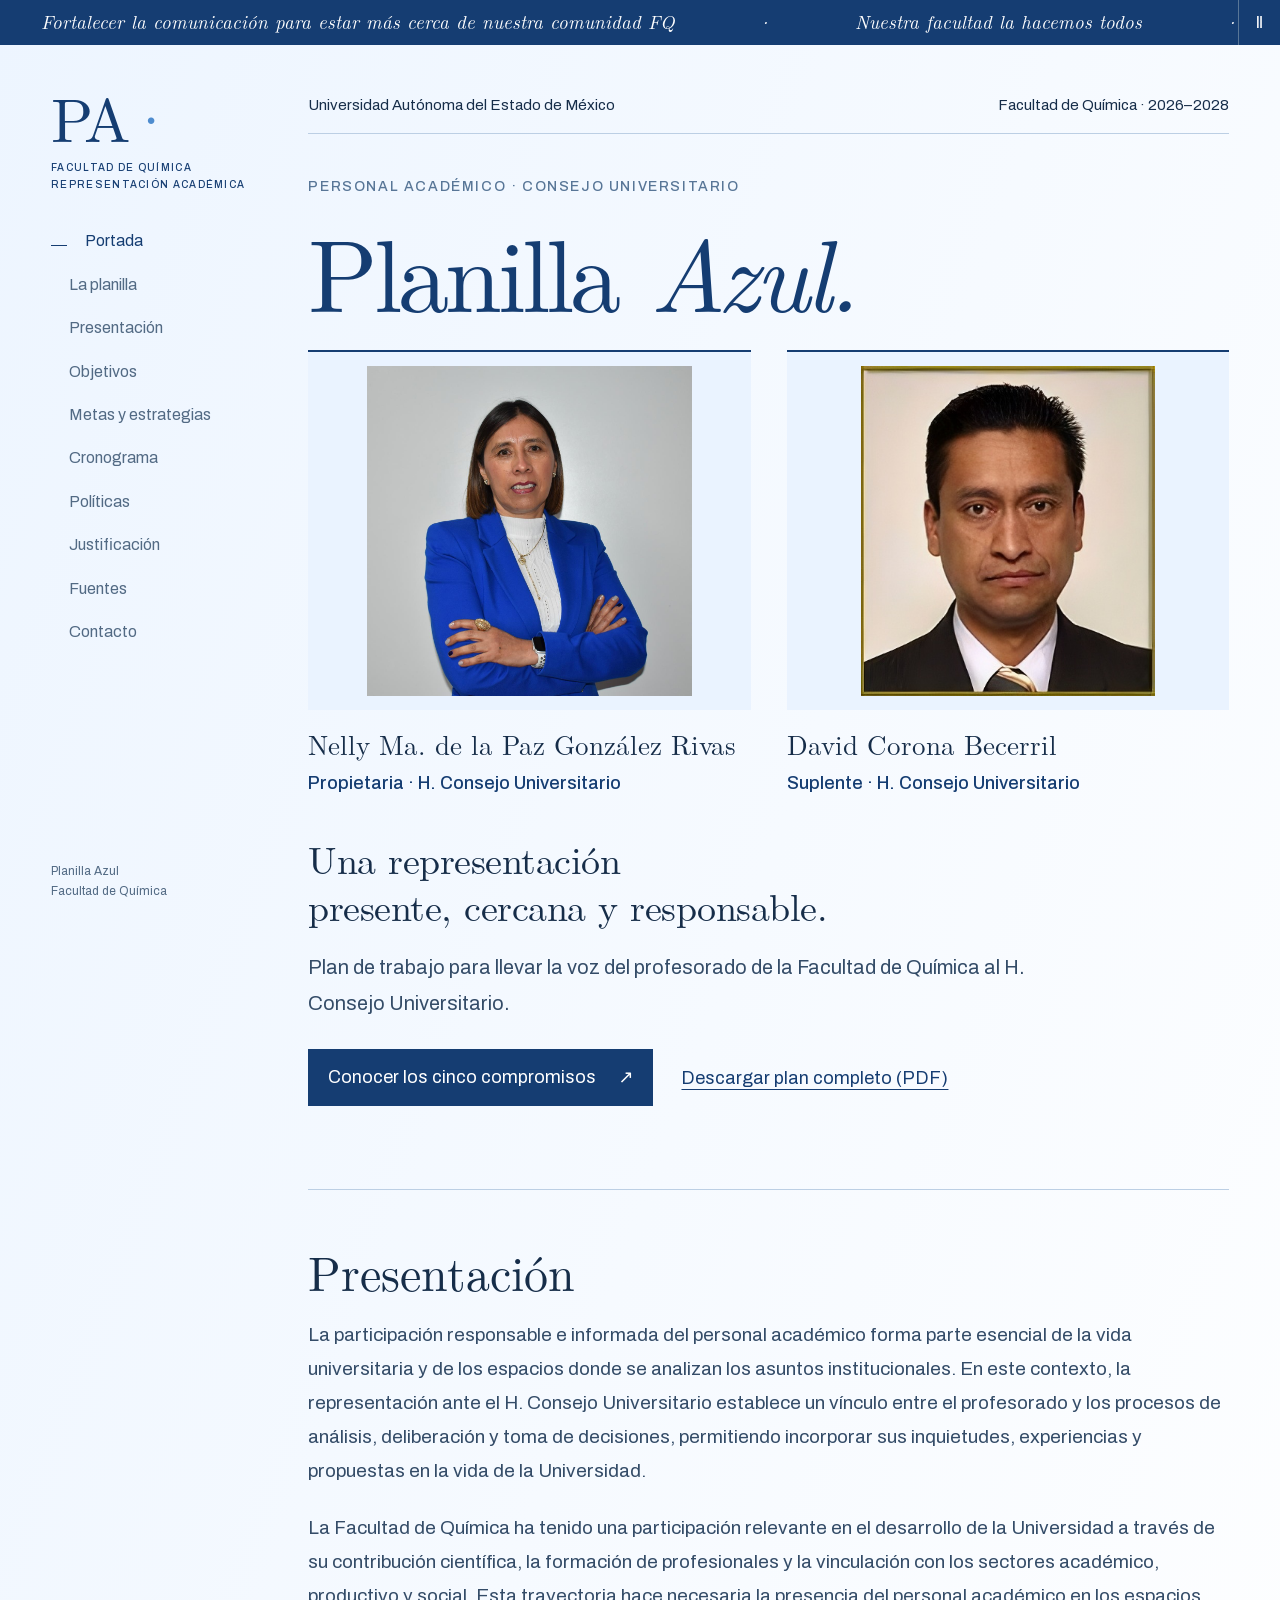
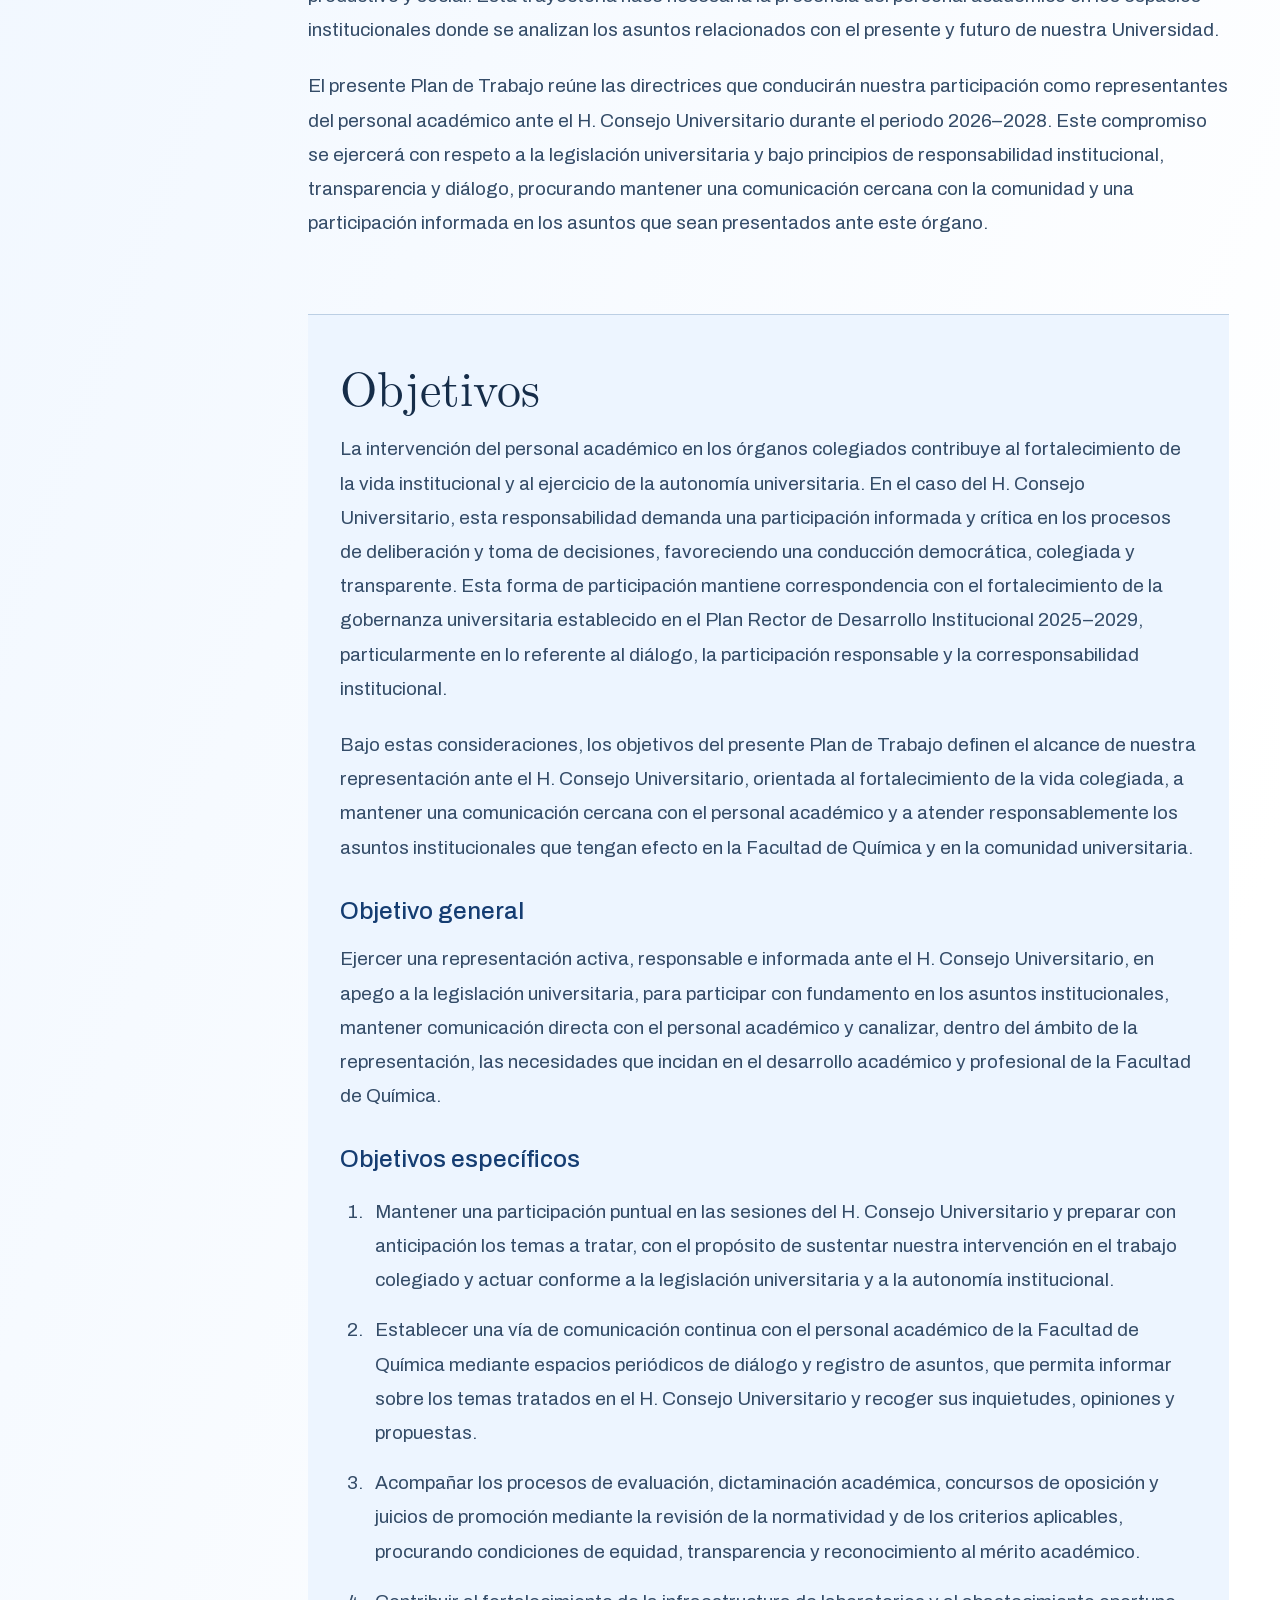
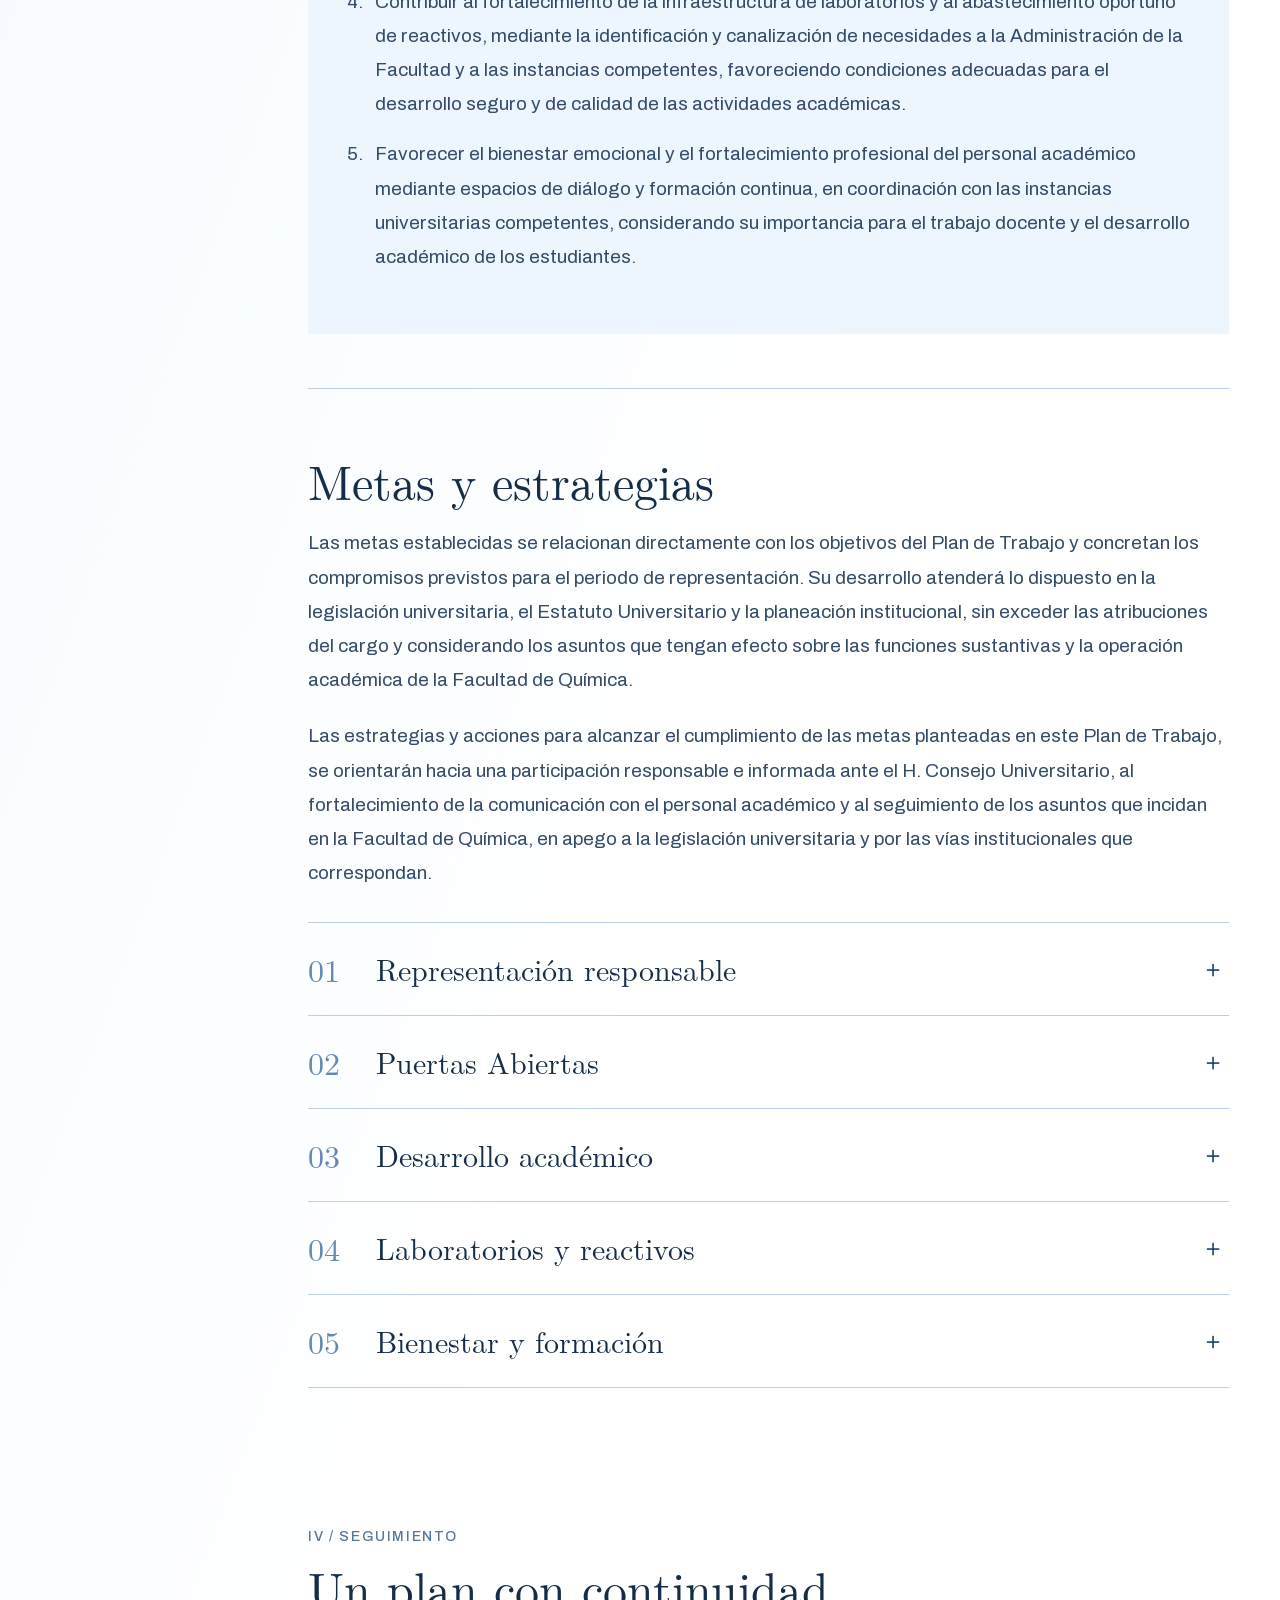
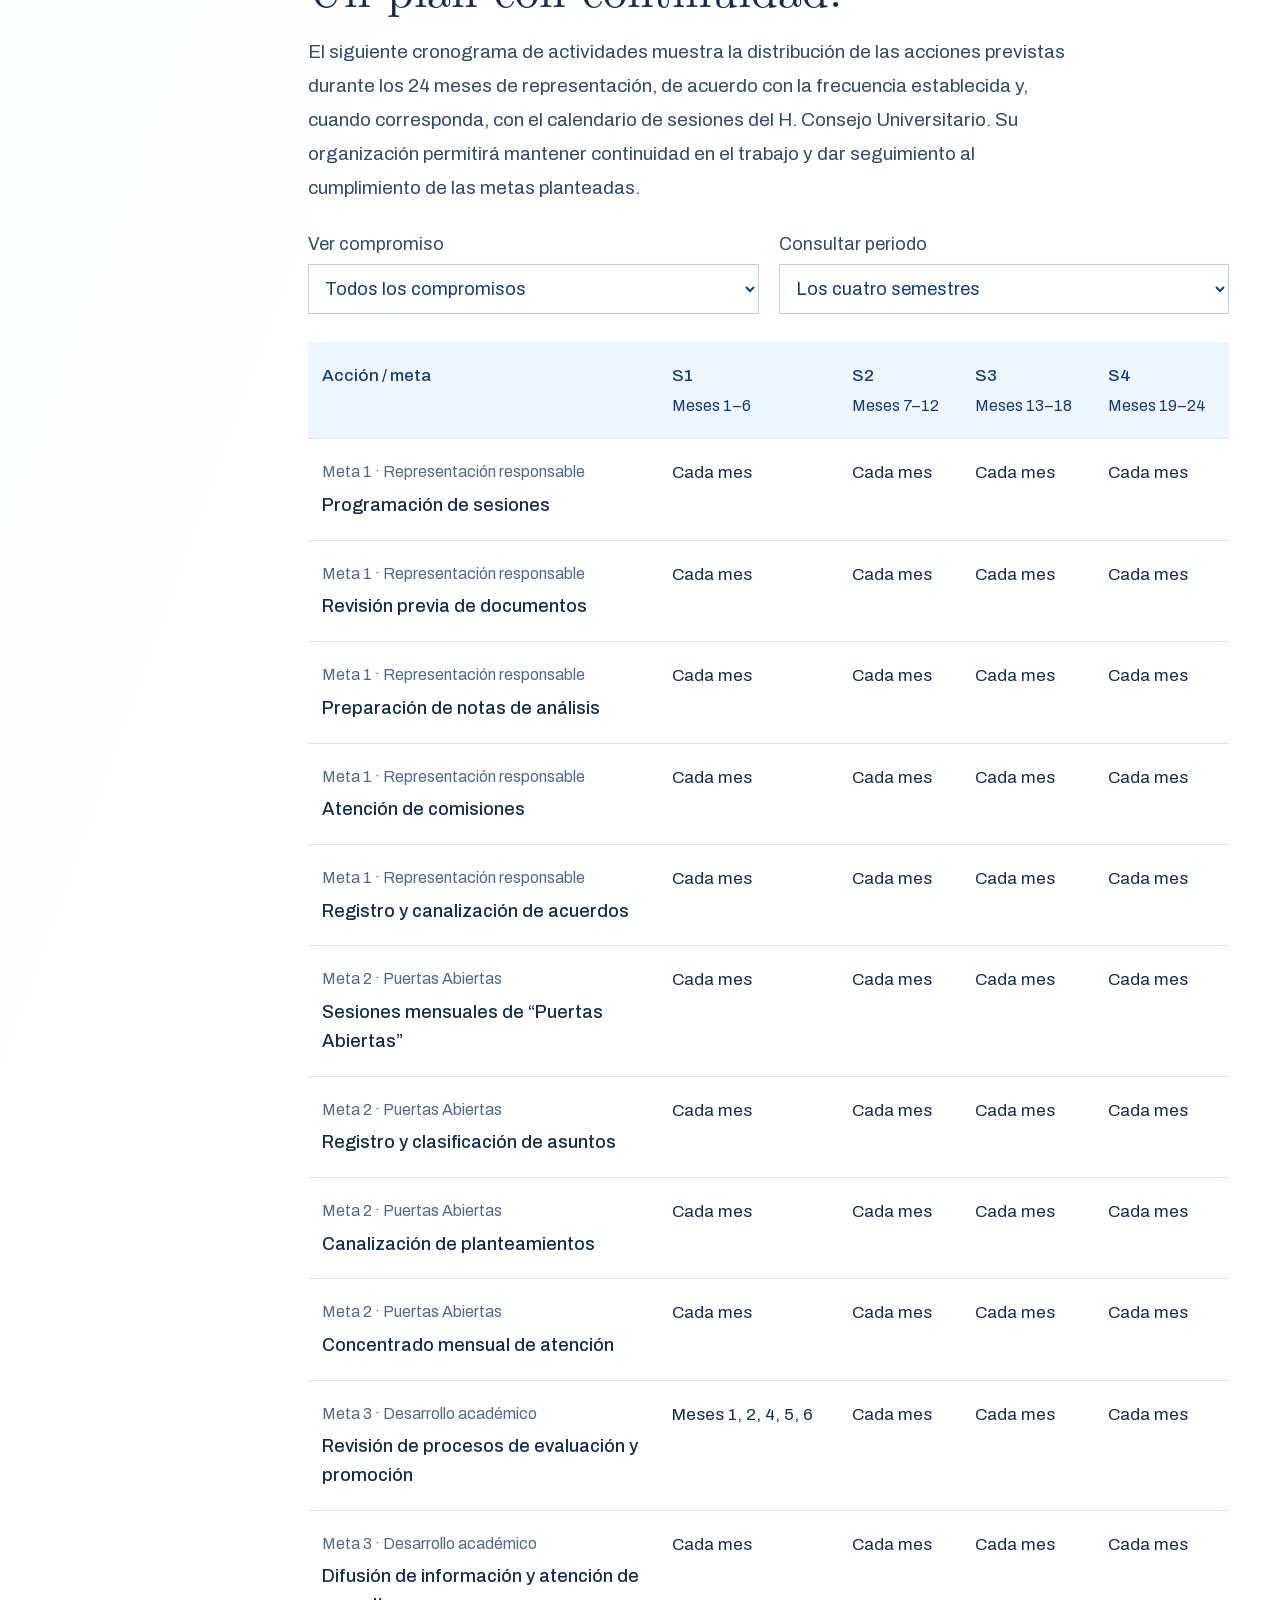
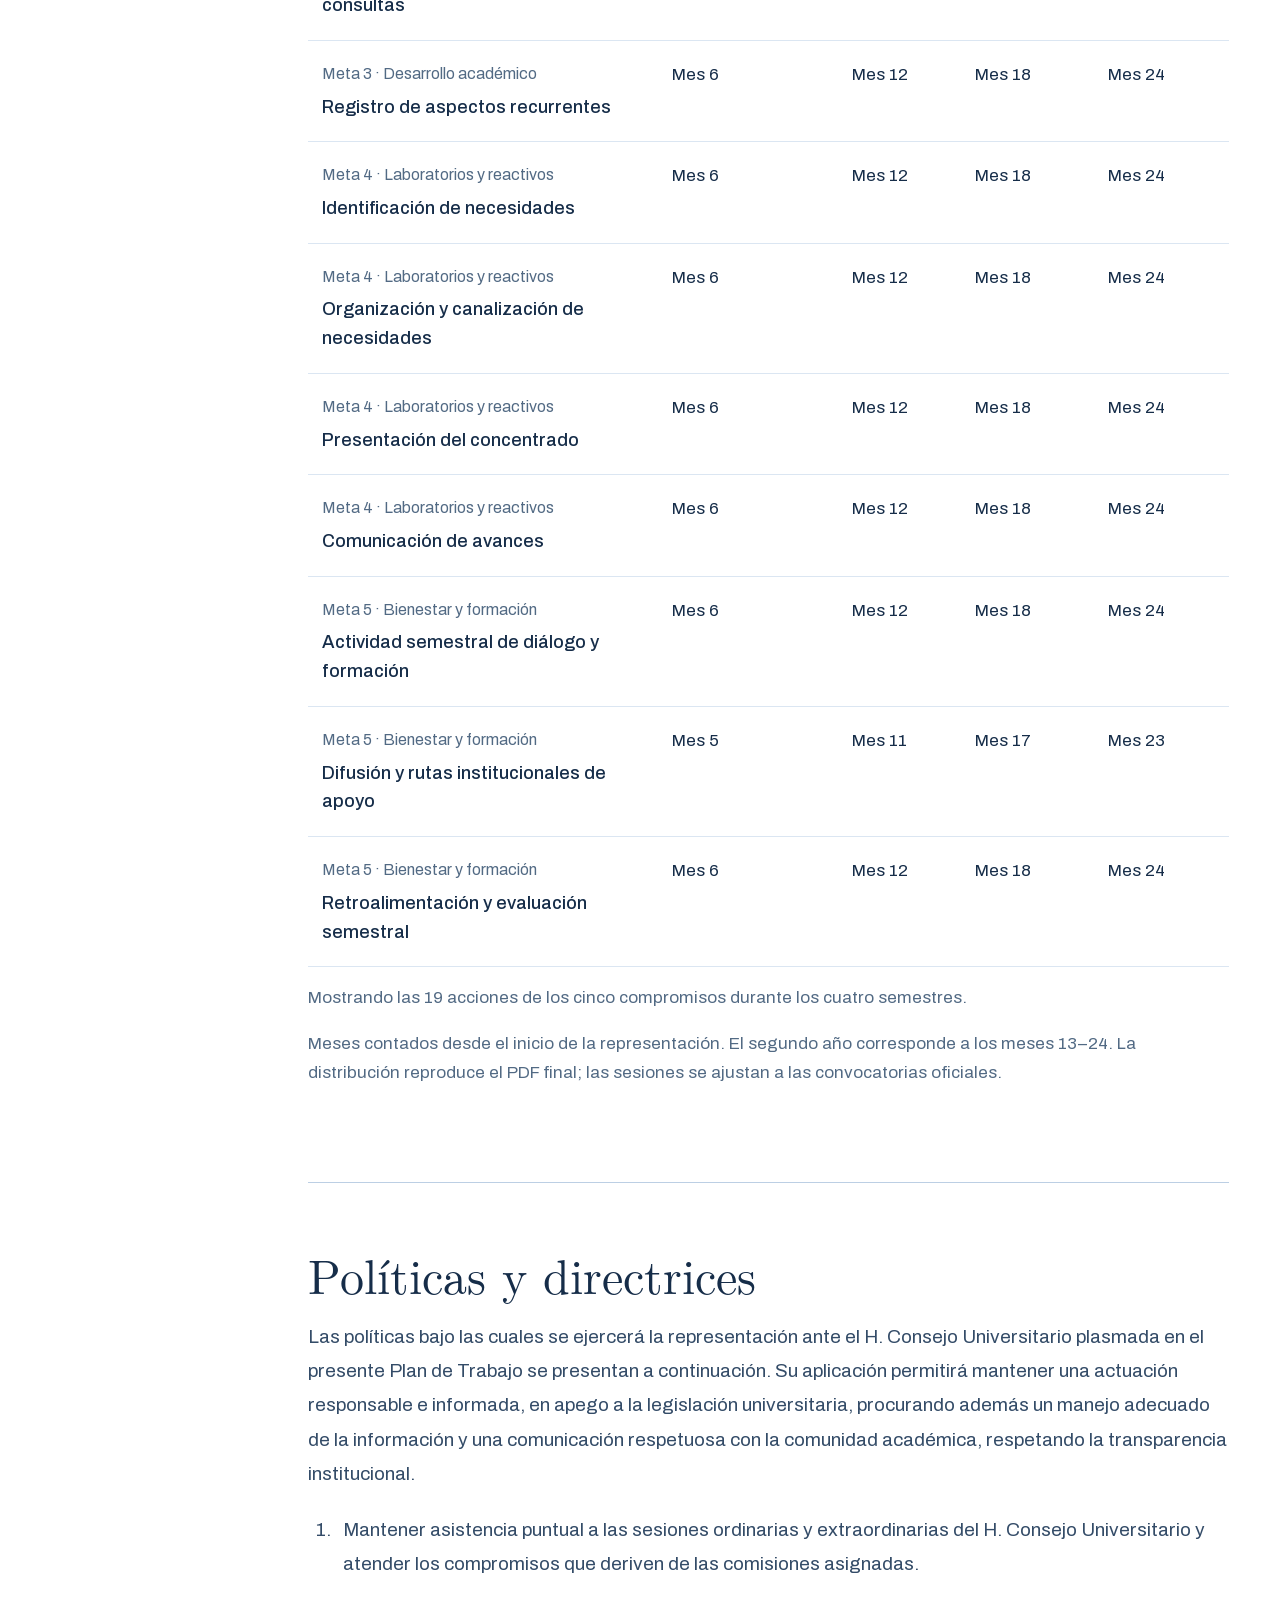
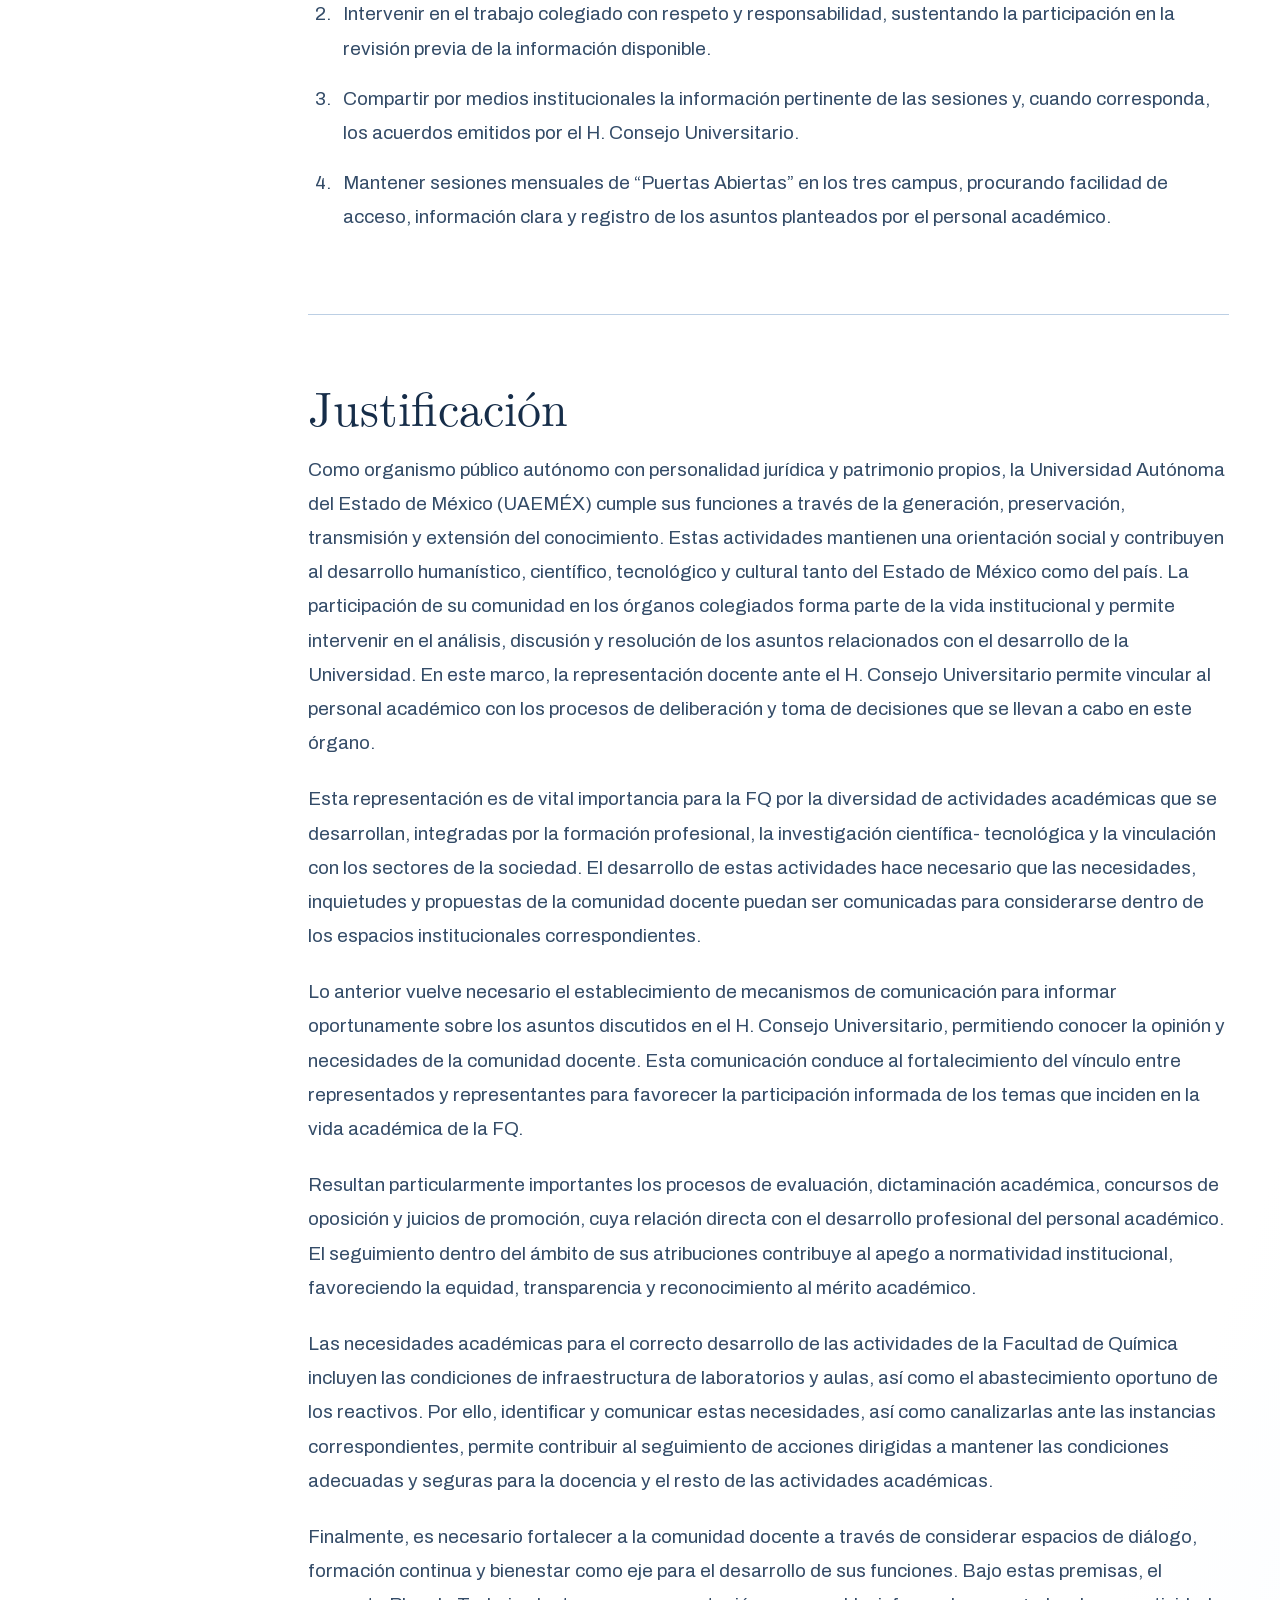
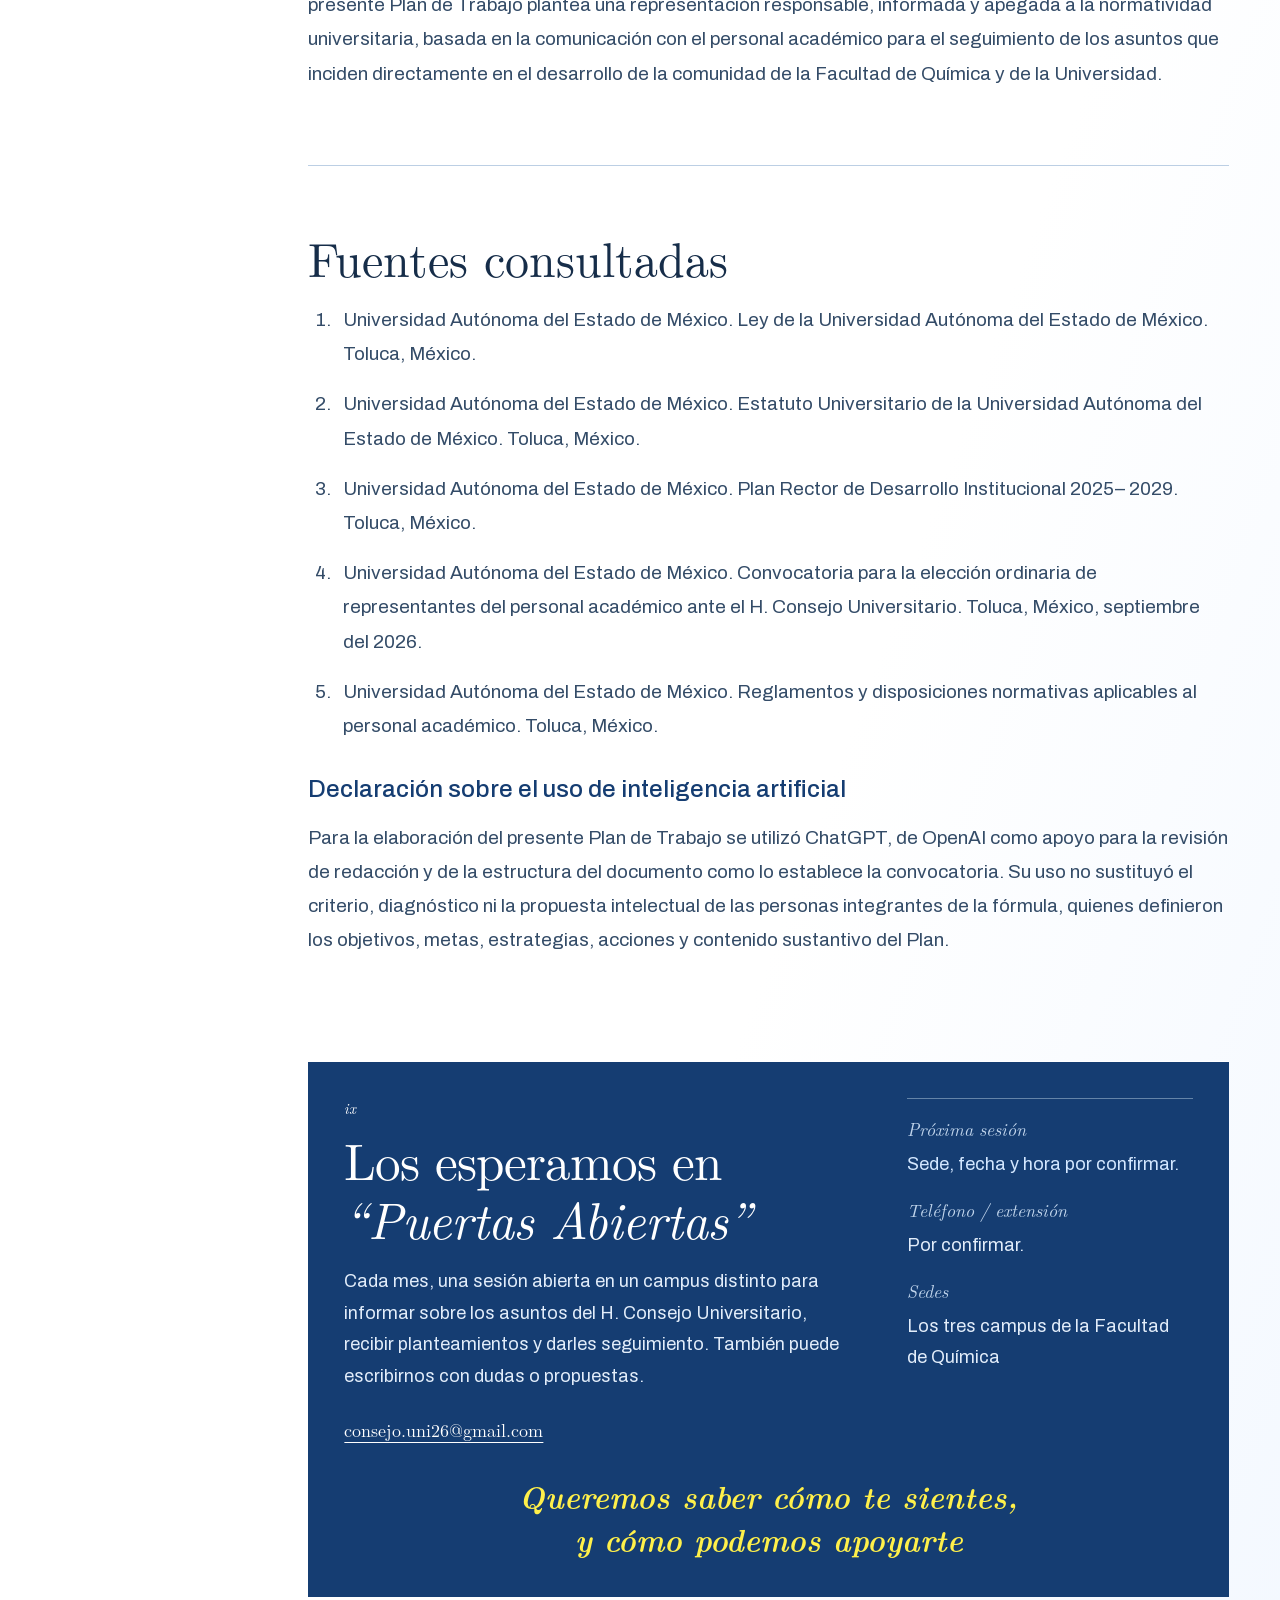
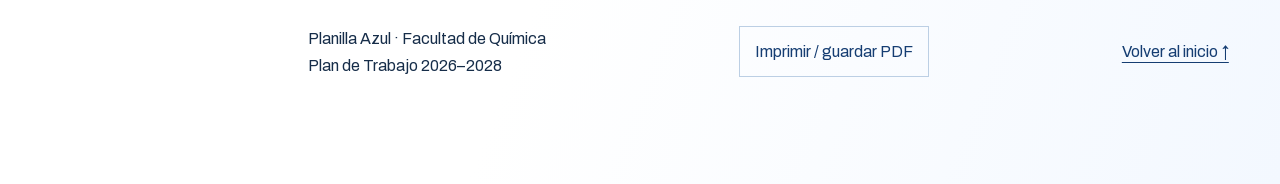
<file: index.html>
<!DOCTYPE html>

<html lang="es"><head>
<meta charset="utf-8"/>
<title>Planilla Azul | Plan de Trabajo 2026–2028</title>
<meta content="Conoce el plan de trabajo de la Planilla Azul para la representación del personal académico de la Facultad de Química ante el Consejo Universitario, 2026–2028." name="description"/>
<meta content="#1B3A6B" name="theme-color"/>
<meta content="width=device-width, initial-scale=1" name="viewport"/>
<link href="assets/fonts.css" rel="stylesheet"/><link href="assets/styles.css" rel="stylesheet"/><script defer="" src="assets/app.js"></script></head>
<body>
<aside class="community-strip" aria-label="Nuestro compromiso con la comunidad FQ"><div class="community-strip-window"><div class="community-strip-track"><div class="community-strip-group"><span>Fortalecer la comunicación para estar más cerca de nuestra comunidad FQ</span><span aria-hidden="true">·</span><span>Nuestra facultad la hacemos todos</span><span aria-hidden="true">·</span></div><div class="community-strip-group" aria-hidden="true"><span>Fortalecer la comunicación para estar más cerca de nuestra comunidad FQ</span><span aria-hidden="true">·</span><span>Nuestra facultad la hacemos todos</span><span aria-hidden="true">·</span></div></div></div><button class="community-strip-toggle" type="button" aria-label="Pausar movimiento de las frases" aria-pressed="false" hidden>Ⅱ</button></aside>
<a class="skip-link" href="#contenido">Saltar al contenido</a>
<div style="display:flex;flex-wrap:wrap;align-items:flex-start;gap:clamp(20px,4vw,64px);max-width:1340px;margin:0 auto;padding:0 clamp(18px,4vw,56px)">
<aside data-rail="1" style="position:sticky;top:0;align-self:flex-start;flex:0 0 206px;height:100vh;padding:clamp(28px,4vw,44px) 0;display:flex;flex-direction:column;justify-content:space-between;gap:24px"><a aria-label="Planilla Azul, inicio" class="brand" href="#portada"><span class="brand-monogram">PA<span>·</span></span><span>FACULTAD DE QUÍMICA<br/>REPRESENTACIÓN ACADÉMICA</span></a><button aria-controls="site-navigation" aria-expanded="false" class="menu-toggle">Explorar el plan <span>＋</span></button>
<div aria-label="Secciones del plan" data-rail-list="1" id="site-navigation" role="navigation" style="display:flex;flex-direction:column;gap:10px">
<a data-nav="portada" href="#portada" style="display:flex;align-items:baseline;gap:9px;text-decoration:none;color:var(--texto3)"><span style="flex:none;width:0;height:1px;background:var(--tinta);transition:width .35s cubic-bezier(.2,.8,.2,1)"></span><span style="font:italic 400 12px/1 'Latin Modern Roman',serif;color:var(--tinta-suave);flex:none"></span><span style="font:400 13.5px/1.35 'Latin Modern Roman',serif">Portada</span></a><a data-nav="planilla" href="#planilla" style="display:flex;align-items:baseline;gap:9px;text-decoration:none;color:var(--texto3)"><span style="flex:none;width:0;height:1px;background:var(--tinta);transition:width .35s cubic-bezier(.2,.8,.2,1)"></span><span style="font:italic 400 12px/1 'Latin Modern Roman',serif;color:var(--tinta-suave);flex:none"></span><span style="font:400 13.5px/1.35 'Latin Modern Roman',serif">La planilla</span></a>
<a data-nav="presentacion" href="#presentacion" style="display:flex;align-items:baseline;gap:9px;text-decoration:none;color:var(--texto3)"><span style="flex:none;width:0;height:1px;background:var(--tinta);transition:width .35s cubic-bezier(.2,.8,.2,1)"></span><span style="font:italic 400 12px/1 'Latin Modern Roman',serif;color:var(--tinta-suave);flex:none"></span><span style="font:400 13.5px/1.35 'Latin Modern Roman',serif">Presentación</span></a>
<a data-nav="objetivos" href="#objetivos" style="display:flex;align-items:baseline;gap:9px;text-decoration:none;color:var(--texto3)"><span style="flex:none;width:0;height:1px;background:var(--tinta);transition:width .35s cubic-bezier(.2,.8,.2,1)"></span><span style="font:italic 400 12px/1 'Latin Modern Roman',serif;color:var(--tinta-suave);flex:none"></span><span style="font:400 13.5px/1.35 'Latin Modern Roman',serif">Objetivos</span></a>
<a data-nav="expediente" href="#expediente" style="display:flex;align-items:baseline;gap:9px;text-decoration:none;color:var(--texto3)"><span style="flex:none;width:0;height:1px;background:var(--tinta);transition:width .35s cubic-bezier(.2,.8,.2,1)"></span><span style="font:italic 400 12px/1 'Latin Modern Roman',serif;color:var(--tinta-suave);flex:none"></span><span style="font:400 13.5px/1.35 'Latin Modern Roman',serif">Metas y estrategias</span></a>
<a data-nav="cronograma" href="#cronograma" style="display:flex;align-items:baseline;gap:9px;text-decoration:none;color:var(--texto3)"><span style="flex:none;width:0;height:1px;background:var(--tinta);transition:width .35s cubic-bezier(.2,.8,.2,1)"></span><span style="font:italic 400 12px/1 'Latin Modern Roman',serif;color:var(--tinta-suave);flex:none"></span><span style="font:400 13.5px/1.35 'Latin Modern Roman',serif">Cronograma</span></a>
<a data-nav="politicas" href="#politicas" style="display:flex;align-items:baseline;gap:9px;text-decoration:none;color:var(--texto3)"><span style="flex:none;width:0;height:1px;background:var(--tinta);transition:width .35s cubic-bezier(.2,.8,.2,1)"></span><span style="font:italic 400 12px/1 'Latin Modern Roman',serif;color:var(--tinta-suave);flex:none"></span><span style="font:400 13.5px/1.35 'Latin Modern Roman',serif">Políticas</span></a>
<a data-nav="justificacion" href="#justificacion" style="display:flex;align-items:baseline;gap:9px;text-decoration:none;color:var(--texto3)"><span style="flex:none;width:0;height:1px;background:var(--tinta);transition:width .35s cubic-bezier(.2,.8,.2,1)"></span><span style="font:italic 400 12px/1 'Latin Modern Roman',serif;color:var(--tinta-suave);flex:none"></span><span style="font:400 13.5px/1.35 'Latin Modern Roman',serif">Justificación</span></a>
<a data-nav="fuentes" href="#fuentes" style="display:flex;align-items:baseline;gap:9px;text-decoration:none;color:var(--texto3)"><span style="flex:none;width:0;height:1px;background:var(--tinta);transition:width .35s cubic-bezier(.2,.8,.2,1)"></span><span style="font:italic 400 12px/1 'Latin Modern Roman',serif;color:var(--tinta-suave);flex:none"></span><span style="font:400 13.5px/1.35 'Latin Modern Roman',serif">Fuentes</span></a>
<a data-nav="contacto" href="#contacto" style="display:flex;align-items:baseline;gap:9px;text-decoration:none;color:var(--texto3)"><span style="flex:none;width:0;height:1px;background:var(--tinta);transition:width .35s cubic-bezier(.2,.8,.2,1)"></span><span style="font:italic 400 12px/1 'Latin Modern Roman',serif;color:var(--tinta-suave);flex:none"></span><span style="font:400 13.5px/1.35 'Latin Modern Roman',serif">Contacto</span></a>
</div>
<div data-rail-pie="1">
<p style="margin:0;font:400 11.5px/1.6 Archivo,sans-serif;color:var(--texto3)">Planilla Azul<br/>Facultad de Química</p>
</div>
</aside>
<main id="contenido" style="flex:1 1 640px;min-width:0;max-width:940px;padding-bottom:clamp(40px,6vw,80px)">
<section data-screen-label="Portada" id="portada" style="padding:clamp(26px,4vw,48px) 0 clamp(44px,6vw,78px);scroll-margin-top:20px"><div class="edition"><span>Universidad Autónoma del Estado de México</span><span>Facultad de Química · 2026–2028</span></div>
<div class="hero-layout"><div><p class="eyebrow">PERSONAL ACADÉMICO · CONSEJO UNIVERSITARIO</p><h1>Planilla<br/><em>Azul.</em></h1><div aria-label="Integrantes de la Planilla Azul" class="candidate-grid" id="planilla">
<article class="candidate">
<figure class="candidate-photo"><img alt="Retrato de Nelly Ma. de la Paz González Rivas" src="img/licenciada.jpeg"/></figure>
<p class="candidate-name">Nelly Ma. de la Paz González Rivas</p>
<p class="candidate-role">Propietaria · H. Consejo Universitario</p>
</article>
<article class="candidate">
<figure class="candidate-photo"><img alt="Retrato de David Corona Becerril" src="img/licenciado.jpeg"/></figure>
<p class="candidate-name">David Corona Becerril</p>
<p class="candidate-role">Suplente · H. Consejo Universitario</p>
</article>
</div><p class="hero-statement">Una representación<br/>presente, cercana y responsable.</p><p class="hero-copy">Plan de trabajo para llevar la voz del profesorado de la Facultad de Química al H. Consejo Universitario.</p><div class="hero-actions"><a class="button" href="#expediente">Conocer los cinco compromisos <span>↗</span></a><a class="text-link" download="Planilla Azul - Plan de Trabajo 2026-2028.pdf" href="assets/plan-de-trabajo-final.pdf">Descargar plan completo (PDF)</a></div></div></div></section>
<section class="plan-section" data-screen-label="Presentación" id="presentacion"><div class="section-heading"><h2>Presentación</h2></div><p>La participación responsable e informada del personal académico forma parte esencial de la vida universitaria y de los espacios donde se analizan los asuntos institucionales. En este contexto, la representación ante el H. Consejo Universitario establece un vínculo entre el profesorado y los procesos de análisis, deliberación y toma de decisiones, permitiendo incorporar sus inquietudes, experiencias y propuestas en la vida de la Universidad.</p><p>La Facultad de Química ha tenido una participación relevante en el desarrollo de la Universidad a través de su contribución científica, la formación de profesionales y la vinculación con los sectores académico, productivo y social. Esta trayectoria hace necesaria la presencia del personal académico en los espacios institucionales donde se analizan los asuntos relacionados con el presente y futuro de nuestra Universidad.</p><p>El presente Plan de Trabajo reúne las directrices que conducirán nuestra participación como representantes del personal académico ante el H. Consejo Universitario durante el periodo 2026–2028. Este compromiso se ejercerá con respeto a la legislación universitaria y bajo principios de responsabilidad institucional, transparencia y diálogo, procurando mantener una comunicación cercana con la comunidad y una participación informada en los asuntos que sean presentados ante este órgano.</p></section>
<section class="plan-section" data-screen-label="Objetivos" id="objetivos"><div class="section-heading"><h2>Objetivos</h2></div><p>La intervención del personal académico en los órganos colegiados contribuye al fortalecimiento de la vida institucional y al ejercicio de la autonomía universitaria. En el caso del H. Consejo Universitario, esta responsabilidad demanda una participación informada y crítica en los procesos de deliberación y toma de decisiones, favoreciendo una conducción democrática, colegiada y transparente. Esta forma de participación mantiene correspondencia con el fortalecimiento de la gobernanza universitaria establecido en el Plan Rector de Desarrollo Institucional 2025–2029, particularmente en lo referente al diálogo, la participación responsable y la corresponsabilidad institucional.</p><p>Bajo estas consideraciones, los objetivos del presente Plan de Trabajo definen el alcance de nuestra representación ante el H. Consejo Universitario, orientada al fortalecimiento de la vida colegiada, a mantener una comunicación cercana con el personal académico y a atender responsablemente los asuntos institucionales que tengan efecto en la Facultad de Química y en la comunidad universitaria.</p><h3>Objetivo general</h3><p>Ejercer una representación activa, responsable e informada ante el H. Consejo Universitario, en apego a la legislación universitaria, para participar con fundamento en los asuntos institucionales, mantener comunicación directa con el personal académico y canalizar, dentro del ámbito de la representación, las necesidades que incidan en el desarrollo académico y profesional de la Facultad de Química.</p><h3>Objetivos específicos</h3><ol><li>Mantener una participación puntual en las sesiones del H. Consejo Universitario y preparar con anticipación los temas a tratar, con el propósito de sustentar nuestra intervención en el trabajo colegiado y actuar conforme a la legislación universitaria y a la autonomía institucional.</li><li>Establecer una vía de comunicación continua con el personal académico de la Facultad de Química mediante espacios periódicos de diálogo y registro de asuntos, que permita informar sobre los temas tratados en el H. Consejo Universitario y recoger sus inquietudes, opiniones y propuestas.</li><li>Acompañar los procesos de evaluación, dictaminación académica, concursos de oposición y juicios de promoción mediante la revisión de la normatividad y de los criterios aplicables, procurando condiciones de equidad, transparencia y reconocimiento al mérito académico.</li><li>Contribuir al fortalecimiento de la infraestructura de laboratorios y al abastecimiento oportuno de reactivos, mediante la identificación y canalización de necesidades a la Administración de la Facultad y a las instancias competentes, favoreciendo condiciones adecuadas para el desarrollo seguro y de calidad de las actividades académicas.</li><li>Favorecer el bienestar emocional y el fortalecimiento profesional del personal académico mediante espacios de diálogo y formación continua, en coordinación con las instancias universitarias competentes, considerando su importancia para el trabajo docente y el desarrollo académico de los estudiantes.</li></ol></section>
<section class="plan-section" data-screen-label="Metas y estrategias" id="expediente"><div class="section-heading"><h2>Metas y estrategias</h2></div><p>Las metas establecidas se relacionan directamente con los objetivos del Plan de Trabajo y concretan los compromisos previstos para el periodo de representación. Su desarrollo atenderá lo dispuesto en la legislación universitaria, el Estatuto Universitario y la planeación institucional, sin exceder las atribuciones del cargo y considerando los asuntos que tengan efecto sobre las funciones sustantivas y la operación académica de la Facultad de Química.</p><p>Las estrategias y acciones para alcanzar el cumplimiento de las metas planteadas en este Plan de Trabajo, se orientarán hacia una participación responsable e informada ante el H. Consejo Universitario, al fortalecimiento de la comunicación con el personal académico y al seguimiento de los asuntos que incidan en la Facultad de Química, en apego a la legislación universitaria y por las vías institucionales que correspondan.</p><details class="commitment" id="compromiso-1"><summary><span class="commitment-number">01</span><strong>Representación responsable</strong><span aria-hidden="true" class="expand-icon">＋</span></summary><div class="commitment-body"><h3>Meta</h3><p>Garantizar una asistencia del 100% a las sesiones del H. Consejo Universitario de manera puntual y responsable, procurando una participación activa e informada en las comisiones asignadas.</p><h3>Estrategia</h3><p>Preparar de manera anticipada la participación ante el H. Consejo Universitario mediante la revisión técnica de la documentación y la atención puntual de los acuerdos y comisiones asignadas.</p><h3>Acciones</h3><ol><li>Agendar oportunamente las sesiones ordinarias y extraordinarias en el calendario laboral, conforme a las convocatorias emitidas de manera oficial.</li><li>Revisar antes de cada sesión la documentación correspondiente, incluidos el orden del día, anexos y dictámenes, para reconocer los asuntos relevantes y valorar su posible efecto en la Facultad de Química.</li><li>Preparar notas breves sobre los asuntos de mayor relevancia que sirvan como sustento para intervenir en la deliberación y en la toma de decisiones.</li><li>Atender las comisiones asignadas mediante la asistencia a reuniones, revisión de la información correspondiente y cumplimiento oportuno de los productos o entregables solicitados.</li><li>Registrar los acuerdos de interés para la Facultad y, cuando sea necesario, remitir observaciones o solicitudes a las instancias competentes mediante los conductos institucionales.</li></ol><h3>Recursos requeridos</h3><p>Convocatorias, órdenes del día, dictámenes y demás documentación del H. Consejo Universitario; facilidades para acudir a sesiones y trabajos de comisión, además de medios de traslado cuando sean necesarios.</p><h3>Resultados esperados</h3><ol><li>Participación constante y fundamentada en las sesiones del H. Consejo Universitario, respaldada por la revisión previa de los asuntos a tratar.</li><li>Atención oportuna de acuerdos y trabajos derivados de las comisiones, canalizando los asuntos que correspondan por las vías institucionales.</li></ol></div></details><details class="commitment" id="compromiso-2"><summary><span class="commitment-number">02</span><strong>Puertas Abiertas</strong><span aria-hidden="true" class="expand-icon">＋</span></summary><div class="commitment-body"><h3>Meta</h3><p>Implementar sesiones mensuales de puertas abiertas con el personal académico como mecanismo permanente de comunicación.</p><h3>Estrategia</h3><p>Mantener un canal organizado y accesible en los tres campus que permita informar al personal académico, recibir sus planteamientos y canalizar los asuntos que requieran atención.</p><h3>Acciones</h3><ol><li>Realizar mensualmente las sesiones de “Puertas Abiertas”, alternando su sede entre los tres campus y comunicando previamente el lugar, horario y fecha correspondiente.</li><li>Utilizar un formato para ordenar los asuntos recibidos por rubro y dejar constancia de su canalización y seguimiento, resguardando la confidencialidad cuando corresponda.</li><li>Acompañar la atención de los asuntos recibidos, canalizando aquellos que no correspondan al ámbito del H. Consejo Universitario hacia las instancias que correspondan e informar sobre la ruta institucional seguida.</li><li>Concentrar cada mes los asuntos atendidos y utilizar la información obtenida para revisar el funcionamiento del mecanismo de comunicación y realizar los ajustes necesarios.</li></ol><h3>Recursos requeridos</h3><p>Espacios físicos para las sesiones de “Puertas Abiertas”, directorios académicos y medios institucionales para informar, registrar y atender los planteamientos del personal académico.</p><h3>Resultados esperados</h3><ol><li>Consolidación de un medio regular de comunicación que permita informar, registrar y atender los planteamientos del personal académico.</li><li>Mayor cercanía entre la representación y la comunidad académica, favoreciendo una participación mejor informada.</li></ol></div></details><details class="commitment" id="compromiso-3"><summary><span class="commitment-number">03</span><strong>Desarrollo académico</strong><span aria-hidden="true" class="expand-icon">＋</span></summary><div class="commitment-body"><h3>Meta</h3><p>Atender de manera sistemática, dentro de las atribuciones de la representación, los procesos de evaluación, dictaminación, concursos de oposición y juicios de promoción, procurando el cumplimiento normativo, la equidad, la transparencia y el reconocimiento al mérito académico.</p><h3>Estrategia</h3><p>Revisar de forma informada los procesos académicos a partir de la normatividad aplicable, detectando posibles ambigüedades y orientando al profesorado sobre los criterios y etapas que los conforman.</p><h3>Acciones</h3><ol><li>Revisar convocatorias, sus lineamientos, dictámenes o reformas relacionadas con los procesos de evaluación y promoción académica, identificando los aspectos que requieran atención.</li><li>Promover la difusión clara y oportuna de la información relevante, canalizando las dudas del personal docente a las instancias responsables cuando corresponda.</li><li>Documentar los aspectos recurrentes y las buenas prácticas (sin incorporar información de carácter personal) identificadas para fortalecer claridad y certeza en procesos subsecuentes.</li></ol><h3>Recursos requeridos</h3><p>Legislación universitaria, reglamentos, convocatorias, lineamientos y dictámenes relacionados con evaluación y promoción académica, así como comunicación con las instancias responsables para realizar consultas cuando sea necesario.</p><h3>Resultados esperados</h3><ol><li>Mayor claridad en los procesos de evaluación y promoción académica, mediante la identificación oportuna de aspectos normativos o procedimentales que requieran atención.</li><li>Participación más objetiva en estos procesos, con apego a la normatividad, la equidad, la transparencia y el reconocimiento al mérito académico.</li></ol></div></details><details class="commitment" id="compromiso-4"><summary><span class="commitment-number">04</span><strong>Laboratorios y reactivos</strong><span aria-hidden="true" class="expand-icon">＋</span></summary><div class="commitment-body"><h3>Meta</h3><p>Realizar semestralmente la identificación, canalización y revisión de las acciones relacionadas con infraestructura de laboratorios, abastecimiento oportuno de reactivos y necesidades planteadas por la comunidad académica, dentro de las atribuciones del representante.</p><h3>Estrategia</h3><p>Establecer un sistema básico de diagnóstico que organice y jerarquice, a partir de evidencia, las necesidades de infraestructura, mantenimiento y abastecimiento de reactivos para remitirlas a las instancias responsables de su atención.</p><h3>Acciones</h3><ol><li>Recabar por áreas académicas, necesidades prioritarias de infraestructura, mantenimiento y abastecimiento de reactivos en los distintos espacios académicos.</li><li>Integrar y canalizar las necesidades recabadas a las instancias correspondientes, dando seguimiento a su atención y acuerdos que se generen.</li><li>Presentar el concentrado ante la Administración de la Facultad y las instancias universitarias competentes, revisando posteriormente las respuestas y avances derivados de su atención.</li><li>Comunicar a la comunidad académica, cuando resulte pertinente, los avances y las limitaciones institucionales relacionados con su atención mediante información breve y clara.</li></ol><h3>Recursos requeridos</h3><p>Información disponible sobre infraestructura, mantenimiento y reactivos; contacto con responsables de laboratorios y áreas académicas; y enlace con la Administración de la Facultad y las instancias que correspondan.</p><h3>Resultados esperados</h3><ol><li>Integración semestral de un diagnóstico de necesidades prioritarias de infraestructura, mantenimiento y abastecimiento de reactivos para su canalización y seguimiento.</li><li>Mejor comunicación entre la comunidad académica y las instancias responsables sobre las necesidades identificadas y los avances en su atención.</li></ol></div></details><details class="commitment" id="compromiso-5"><summary><span class="commitment-number">05</span><strong>Bienestar y formación</strong><span aria-hidden="true" class="expand-icon">＋</span></summary><div class="commitment-body"><h3>Meta</h3><p>Llevar a cabo al menos una actividad por semestre de diálogo y formación continua, dirigida al bienestar emocional y al fortalecimiento profesional del personal académico, con apoyo de las instancias universitarias competentes mediante actividades informativas, de sensibilización o vinculación.</p><h3>Estrategia</h3><p>Coordinar con las instancias universitarias competentes la realización de espacios breves y accesibles de diálogo, formación continua y bienestar para el profesorado, bajo un enfoque preventivo.</p><h3>Acciones</h3><ol><li>Organizar cada semestre, con apoyo de las instancias universitarias correspondientes, una charla, taller o sesión informativa para el personal académico sobre bienestar emocional, manejo del estrés, comunicación o clima laboral.</li><li>Difundir oportunamente la actividad y ruta institucional de apoyo disponible, procurando modalidades y horarios accesibles para el profesorado, incluido el debido registro de asistencia cuando sea aplicable.</li><li>Integrar la retroalimentación del personal académico y elaborar un informe semestral de las actividades realizadas, con el fin de ajustar la temática y el formato de acuerdo con las necesidades identificadas. Respetando la privacidad de datos personales.</li></ol><h3>Recursos requeridos</h3><p>Coordinación con instancias universitarias relacionadas con formación continua y bienestar, espacios físicos o plataformas institucionales y materiales de apoyo para las actividades programadas.</p><h3>Resultados esperados</h3><ol><li>Realización de al menos una actividad semestral que acerque al personal académico a espacios de formación, bienestar y a las rutas institucionales de apoyo disponibles.</li><li>Fortalecimiento de una cultura de prevención, bienestar y convivencia que contribuya al desarrollo profesional y al trabajo académico.</li></ol></div></details></section>
<section data-reveal="1" data-screen-label="Cronograma" id="cronograma" style="padding:clamp(44px,6vw,84px) 0;scroll-margin-top:20px"><div class="section-heading"><span class="eyebrow">IV / SEGUIMIENTO</span><h2>Un plan con continuidad.</h2></div><p class="section-intro">El siguiente cronograma de actividades muestra la distribución de las acciones previstas durante los 24 meses de representación, de acuerdo con la frecuencia establecida y, cuando corresponda, con el calendario de sesiones del H. Consejo Universitario. Su organización permitirá mantener continuidad en el trabajo y dar seguimiento al cumplimiento de las metas planteadas.</p><div class="schedule-controls"><label for="objective-filter">Ver compromiso<select id="objective-filter"><option value="all">Todos los compromisos</option><option value="1">01 · Representación responsable</option><option value="2">02 · Puertas Abiertas</option><option value="3">03 · Desarrollo académico</option><option value="4">04 · Laboratorios y reactivos</option><option value="5">05 · Bienestar y formación</option></select></label><label for="semester-filter">Consultar periodo<select id="semester-filter"><option value="all">Los cuatro semestres</option><option value="1">Semestre 1 · meses 1–6</option><option value="2">Semestre 2 · meses 7–12</option><option value="3">Semestre 3 · meses 13–18</option><option value="4">Semestre 4 · meses 19–24</option></select></label></div><div aria-label="Calendario de compromisos" class="schedule-scroll" role="region" tabindex="0"><table class="schedule"><thead><tr><th scope="col">Acción / meta</th><th data-semester="1" scope="col">S1<span>Meses 1–6</span></th><th data-semester="2" scope="col">S2<span>Meses 7–12</span></th><th data-semester="3" scope="col">S3<span>Meses 13–18</span></th><th data-semester="4" scope="col">S4<span>Meses 19–24</span></th></tr></thead><tbody><tr data-objective="1"><th scope="row"><small>Meta 1 · Representación responsable</small>Programación de sesiones</th><td data-semester="1">Cada mes</td><td data-semester="2">Cada mes</td><td data-semester="3">Cada mes</td><td data-semester="4">Cada mes</td></tr><tr data-objective="1"><th scope="row"><small>Meta 1 · Representación responsable</small>Revisión previa de documentos</th><td data-semester="1">Cada mes</td><td data-semester="2">Cada mes</td><td data-semester="3">Cada mes</td><td data-semester="4">Cada mes</td></tr><tr data-objective="1"><th scope="row"><small>Meta 1 · Representación responsable</small>Preparación de notas de análisis</th><td data-semester="1">Cada mes</td><td data-semester="2">Cada mes</td><td data-semester="3">Cada mes</td><td data-semester="4">Cada mes</td></tr><tr data-objective="1"><th scope="row"><small>Meta 1 · Representación responsable</small>Atención de comisiones</th><td data-semester="1">Cada mes</td><td data-semester="2">Cada mes</td><td data-semester="3">Cada mes</td><td data-semester="4">Cada mes</td></tr><tr data-objective="1"><th scope="row"><small>Meta 1 · Representación responsable</small>Registro y canalización de acuerdos</th><td data-semester="1">Cada mes</td><td data-semester="2">Cada mes</td><td data-semester="3">Cada mes</td><td data-semester="4">Cada mes</td></tr><tr data-objective="2"><th scope="row"><small>Meta 2 · Puertas Abiertas</small>Sesiones mensuales de “Puertas Abiertas”</th><td data-semester="1">Cada mes</td><td data-semester="2">Cada mes</td><td data-semester="3">Cada mes</td><td data-semester="4">Cada mes</td></tr><tr data-objective="2"><th scope="row"><small>Meta 2 · Puertas Abiertas</small>Registro y clasificación de asuntos</th><td data-semester="1">Cada mes</td><td data-semester="2">Cada mes</td><td data-semester="3">Cada mes</td><td data-semester="4">Cada mes</td></tr><tr data-objective="2"><th scope="row"><small>Meta 2 · Puertas Abiertas</small>Canalización de planteamientos</th><td data-semester="1">Cada mes</td><td data-semester="2">Cada mes</td><td data-semester="3">Cada mes</td><td data-semester="4">Cada mes</td></tr><tr data-objective="2"><th scope="row"><small>Meta 2 · Puertas Abiertas</small>Concentrado mensual de atención</th><td data-semester="1">Cada mes</td><td data-semester="2">Cada mes</td><td data-semester="3">Cada mes</td><td data-semester="4">Cada mes</td></tr><tr data-objective="3"><th scope="row"><small>Meta 3 · Desarrollo académico</small>Revisión de procesos de evaluación y promoción</th><td data-semester="1">Meses 1, 2, 4, 5, 6</td><td data-semester="2">Cada mes</td><td data-semester="3">Cada mes</td><td data-semester="4">Cada mes</td></tr><tr data-objective="3"><th scope="row"><small>Meta 3 · Desarrollo académico</small>Difusión de información y atención de consultas</th><td data-semester="1">Cada mes</td><td data-semester="2">Cada mes</td><td data-semester="3">Cada mes</td><td data-semester="4">Cada mes</td></tr><tr data-objective="3"><th scope="row"><small>Meta 3 · Desarrollo académico</small>Registro de aspectos recurrentes</th><td data-semester="1">Mes 6</td><td data-semester="2">Mes 12</td><td data-semester="3">Mes 18</td><td data-semester="4">Mes 24</td></tr><tr data-objective="4"><th scope="row"><small>Meta 4 · Laboratorios y reactivos</small>Identificación de necesidades</th><td data-semester="1">Mes 6</td><td data-semester="2">Mes 12</td><td data-semester="3">Mes 18</td><td data-semester="4">Mes 24</td></tr><tr data-objective="4"><th scope="row"><small>Meta 4 · Laboratorios y reactivos</small>Organización y canalización de necesidades</th><td data-semester="1">Mes 6</td><td data-semester="2">Mes 12</td><td data-semester="3">Mes 18</td><td data-semester="4">Mes 24</td></tr><tr data-objective="4"><th scope="row"><small>Meta 4 · Laboratorios y reactivos</small>Presentación del concentrado</th><td data-semester="1">Mes 6</td><td data-semester="2">Mes 12</td><td data-semester="3">Mes 18</td><td data-semester="4">Mes 24</td></tr><tr data-objective="4"><th scope="row"><small>Meta 4 · Laboratorios y reactivos</small>Comunicación de avances</th><td data-semester="1">Mes 6</td><td data-semester="2">Mes 12</td><td data-semester="3">Mes 18</td><td data-semester="4">Mes 24</td></tr><tr data-objective="5"><th scope="row"><small>Meta 5 · Bienestar y formación</small>Actividad semestral de diálogo y formación</th><td data-semester="1">Mes 6</td><td data-semester="2">Mes 12</td><td data-semester="3">Mes 18</td><td data-semester="4">Mes 24</td></tr><tr data-objective="5"><th scope="row"><small>Meta 5 · Bienestar y formación</small>Difusión y rutas institucionales de apoyo</th><td data-semester="1">Mes 5</td><td data-semester="2">Mes 11</td><td data-semester="3">Mes 17</td><td data-semester="4">Mes 23</td></tr><tr data-objective="5"><th scope="row"><small>Meta 5 · Bienestar y formación</small>Retroalimentación y evaluación semestral</th><td data-semester="1">Mes 6</td><td data-semester="2">Mes 12</td><td data-semester="3">Mes 18</td><td data-semester="4">Mes 24</td></tr></tbody></table></div><p aria-live="polite" class="schedule-status" id="schedule-status">Mostrando las 19 acciones de los cinco compromisos durante los cuatro semestres.</p><p class="schedule-note">Meses contados desde el inicio de la representación. El segundo año corresponde a los meses 13–24. La distribución reproduce el PDF final; las sesiones se ajustan a las convocatorias oficiales.</p></section>
<section class="plan-section" data-screen-label="Políticas y directrices" id="politicas"><div class="section-heading"><h2>Políticas y directrices</h2></div><p>Las políticas bajo las cuales se ejercerá la representación ante el H. Consejo Universitario plasmada en el presente Plan de Trabajo se presentan a continuación. Su aplicación permitirá mantener una actuación responsable e informada, en apego a la legislación universitaria, procurando además un manejo adecuado de la información y una comunicación respetuosa con la comunidad académica, respetando la transparencia institucional.</p><ol><li>Mantener asistencia puntual a las sesiones ordinarias y extraordinarias del H. Consejo Universitario y atender los compromisos que deriven de las comisiones asignadas.</li><li>Intervenir en el trabajo colegiado con respeto y responsabilidad, sustentando la participación en la revisión previa de la información disponible.</li><li>Compartir por medios institucionales la información pertinente de las sesiones y, cuando corresponda, los acuerdos emitidos por el H. Consejo Universitario.</li><li>Mantener sesiones mensuales de “Puertas Abiertas” en los tres campus, procurando facilidad de acceso, información clara y registro de los asuntos planteados por el personal académico.</li></ol></section>
<section class="plan-section" data-screen-label="Justificación" id="justificacion"><div class="section-heading"><h2>Justificación</h2></div><p>Como organismo público autónomo con personalidad jurídica y patrimonio propios, la Universidad Autónoma del Estado de México (UAEMÉX) cumple sus funciones a través de la generación, preservación, transmisión y extensión del conocimiento. Estas actividades mantienen una orientación social y contribuyen al desarrollo humanístico, científico, tecnológico y cultural tanto del Estado de México como del país. La participación de su comunidad en los órganos colegiados forma parte de la vida institucional y permite intervenir en el análisis, discusión y resolución de los asuntos relacionados con el desarrollo de la Universidad. En este marco, la representación docente ante el H. Consejo Universitario permite vincular al personal académico con los procesos de deliberación y toma de decisiones que se llevan a cabo en este órgano.</p><p>Esta representación es de vital importancia para la FQ por la diversidad de actividades académicas que se desarrollan, integradas por la formación profesional, la investigación científica- tecnológica y la vinculación con los sectores de la sociedad. El desarrollo de estas actividades hace necesario que las necesidades, inquietudes y propuestas de la comunidad docente puedan ser comunicadas para considerarse dentro de los espacios institucionales correspondientes.</p><p>Lo anterior vuelve necesario el establecimiento de mecanismos de comunicación para informar oportunamente sobre los asuntos discutidos en el H. Consejo Universitario, permitiendo conocer la opinión y necesidades de la comunidad docente. Esta comunicación conduce al fortalecimiento del vínculo entre representados y representantes para favorecer la participación informada de los temas que inciden en la vida académica de la FQ.</p><p>Resultan particularmente importantes los procesos de evaluación, dictaminación académica, concursos de oposición y juicios de promoción, cuya relación directa con el desarrollo profesional del personal académico. El seguimiento dentro del ámbito de sus atribuciones contribuye al apego a normatividad institucional, favoreciendo la equidad, transparencia y reconocimiento al mérito académico.</p><p>Las necesidades académicas para el correcto desarrollo de las actividades de la Facultad de Química incluyen las condiciones de infraestructura de laboratorios y aulas, así como el abastecimiento oportuno de los reactivos. Por ello, identificar y comunicar estas necesidades, así como canalizarlas ante las instancias correspondientes, permite contribuir al seguimiento de acciones dirigidas a mantener las condiciones adecuadas y seguras para la docencia y el resto de las actividades académicas.</p><p>Finalmente, es necesario fortalecer a la comunidad docente a través de considerar espacios de diálogo, formación continua y bienestar como eje para el desarrollo de sus funciones. Bajo estas premisas, el presente Plan de Trabajo plantea una representación responsable, informada y apegada a la normatividad universitaria, basada en la comunicación con el personal académico para el seguimiento de los asuntos que inciden directamente en el desarrollo de la comunidad de la Facultad de Química y de la Universidad.</p></section>
<section class="plan-section" data-screen-label="Fuentes consultadas" id="fuentes"><div class="section-heading"><h2>Fuentes consultadas</h2></div><ol><li>Universidad Autónoma del Estado de México. Ley de la Universidad Autónoma del Estado de México. Toluca, México.</li><li>Universidad Autónoma del Estado de México. Estatuto Universitario de la Universidad Autónoma del Estado de México. Toluca, México.</li><li>Universidad Autónoma del Estado de México. Plan Rector de Desarrollo Institucional 2025– 2029. Toluca, México.</li><li>Universidad Autónoma del Estado de México. Convocatoria para la elección ordinaria de representantes del personal académico ante el H. Consejo Universitario. Toluca, México, septiembre del 2026.</li><li>Universidad Autónoma del Estado de México. Reglamentos y disposiciones normativas aplicables al personal académico. Toluca, México.</li></ol><h3>Declaración sobre el uso de inteligencia artificial</h3><p>Para la elaboración del presente Plan de Trabajo se utilizó ChatGPT, de OpenAI como apoyo para la revisión de redacción y de la estructura del documento como lo establece la convocatoria. Su uso no sustituyó el criterio, diagnóstico ni la propuesta intelectual de las personas integrantes de la fórmula, quienes definieron los objetivos, metas, estrategias, acciones y contenido sustantivo del Plan.</p></section><section class="contact-panel" data-reveal="1" data-screen-label="Contacto" id="contacto" style="padding:clamp(44px,6vw,84px) 0 clamp(30px,4vw,48px);border-top:1px solid var(--texto);scroll-margin-top:20px">
<div style="display:flex;flex-wrap:wrap;gap:clamp(24px,4vw,60px)">
<div style="flex:2 1 380px;min-width:0">
<span style="font:italic 400 15px/1 'Latin Modern Roman',serif;color:var(--tinta)">ix</span>
<h2 style="margin:12px 0 0;font:400 clamp(28px,4vw,52px)/1.04 'Latin Modern Roman',serif;letter-spacing:-.02em">Los esperamos en <span style="font-style:italic;color:var(--tinta)">“Puertas Abiertas”</span></h2>
<p style="margin:18px 0 0;font:400 clamp(15px,1.7vw,17px)/1.72 Archivo,sans-serif;color:var(--texto2);max-width:52ch">Cada mes, una sesión abierta en un campus distinto para informar sobre los asuntos del H. Consejo Universitario, recibir planteamientos y darles seguimiento. También puede escribirnos con dudas o propuestas.</p>
<p style="margin:22px 0 0;font:400 clamp(17px,2vw,22px)/1.5 'Latin Modern Roman',serif"><a href="mailto:consejo.uni26@gmail.com" style="overflow-wrap:anywhere">consejo.uni26@gmail.com</a></p>
</div>
<div style="flex:1 1 220px;min-width:0;border-top:1px solid var(--regla);padding-top:14px;display:flex;flex-direction:column;gap:14px">
<div><p style="margin:0;font:italic 400 13px/1.4 'Latin Modern Roman',serif;color:var(--texto3)">Próxima sesión</p><p style="margin:4px 0 0;font:400 14px/1.6 Archivo,sans-serif;color:var(--terra)">Sede, fecha y hora por confirmar.</p></div>
<div><p style="margin:0;font:italic 400 13px/1.4 'Latin Modern Roman',serif;color:var(--texto3)">Teléfono / extensión</p><p style="margin:4px 0 0;font:400 14px/1.6 Archivo,sans-serif;color:var(--texto2)">Por confirmar.</p></div>
<div><p style="margin:0;font:italic 400 13px/1.4 'Latin Modern Roman',serif;color:var(--texto3)">Sedes</p><p style="margin:4px 0 0;font:400 14px/1.6 Archivo,sans-serif;color:var(--texto2)">Los tres campus de la Facultad de Química</p></div>
</div>
</div>
<p class="contact-message">Queremos saber cómo te sientes, y cómo podemos apoyarte</p>
</section>
<footer class="page-footer"><span>Planilla Azul · Facultad de Química<br/>Plan de Trabajo 2026–2028</span><button class="print-button" type="button">Imprimir / guardar PDF</button><a href="#portada">Volver al inicio ↑</a></footer></main>
</div>
</body></html>
</file>
<file: assets/fonts.css>
/* vietnamese */
@font-face {
  font-family: 'Archivo';
  font-style: normal;
  font-weight: 400;
  font-stretch: 100%;
  font-display: swap;
  src: url("c84bca81-bc69-4d10-ac46-810a3c97c497.woff2") format('woff2');
  unicode-range: U+0102-0103, U+0110-0111, U+0128-0129, U+0168-0169, U+01A0-01A1, U+01AF-01B0, U+0300-0301, U+0303-0304, U+0308-0309, U+0323, U+0329, U+1EA0-1EF9, U+20AB;
}
/* latin-ext */
@font-face {
  font-family: 'Archivo';
  font-style: normal;
  font-weight: 400;
  font-stretch: 100%;
  font-display: swap;
  src: url("6eb3178a-e303-4248-bd5a-f478d07bdde0.woff2") format('woff2');
  unicode-range: U+0100-02BA, U+02BD-02C5, U+02C7-02CC, U+02CE-02D7, U+02DD-02FF, U+0304, U+0308, U+0329, U+1D00-1DBF, U+1E00-1E9F, U+1EF2-1EFF, U+2020, U+20A0-20AB, U+20AD-20C0, U+2113, U+2C60-2C7F, U+A720-A7FF;
}
/* latin */
@font-face {
  font-family: 'Archivo';
  font-style: normal;
  font-weight: 400;
  font-stretch: 100%;
  font-display: swap;
  src: url("f6b9eba1-b224-4a31-a303-7d9726a6750a.woff2") format('woff2');
  unicode-range: U+0000-00FF, U+0131, U+0152-0153, U+02BB-02BC, U+02C6, U+02DA, U+02DC, U+0304, U+0308, U+0329, U+2000-206F, U+20AC, U+2122, U+2191, U+2193, U+2212, U+2215, U+FEFF, U+FFFD;
}
/* vietnamese */
@font-face {
  font-family: 'Archivo';
  font-style: normal;
  font-weight: 500;
  font-stretch: 100%;
  font-display: swap;
  src: url("c84bca81-bc69-4d10-ac46-810a3c97c497.woff2") format('woff2');
  unicode-range: U+0102-0103, U+0110-0111, U+0128-0129, U+0168-0169, U+01A0-01A1, U+01AF-01B0, U+0300-0301, U+0303-0304, U+0308-0309, U+0323, U+0329, U+1EA0-1EF9, U+20AB;
}
/* latin-ext */
@font-face {
  font-family: 'Archivo';
  font-style: normal;
  font-weight: 500;
  font-stretch: 100%;
  font-display: swap;
  src: url("6eb3178a-e303-4248-bd5a-f478d07bdde0.woff2") format('woff2');
  unicode-range: U+0100-02BA, U+02BD-02C5, U+02C7-02CC, U+02CE-02D7, U+02DD-02FF, U+0304, U+0308, U+0329, U+1D00-1DBF, U+1E00-1E9F, U+1EF2-1EFF, U+2020, U+20A0-20AB, U+20AD-20C0, U+2113, U+2C60-2C7F, U+A720-A7FF;
}
/* latin */
@font-face {
  font-family: 'Archivo';
  font-style: normal;
  font-weight: 500;
  font-stretch: 100%;
  font-display: swap;
  src: url("f6b9eba1-b224-4a31-a303-7d9726a6750a.woff2") format('woff2');
  unicode-range: U+0000-00FF, U+0131, U+0152-0153, U+02BB-02BC, U+02C6, U+02DA, U+02DC, U+0304, U+0308, U+0329, U+2000-206F, U+20AC, U+2122, U+2191, U+2193, U+2212, U+2215, U+FEFF, U+FFFD;
}
/* vietnamese */
@font-face {
  font-family: 'Archivo';
  font-style: normal;
  font-weight: 600;
  font-stretch: 100%;
  font-display: swap;
  src: url("c84bca81-bc69-4d10-ac46-810a3c97c497.woff2") format('woff2');
  unicode-range: U+0102-0103, U+0110-0111, U+0128-0129, U+0168-0169, U+01A0-01A1, U+01AF-01B0, U+0300-0301, U+0303-0304, U+0308-0309, U+0323, U+0329, U+1EA0-1EF9, U+20AB;
}
/* latin-ext */
@font-face {
  font-family: 'Archivo';
  font-style: normal;
  font-weight: 600;
  font-stretch: 100%;
  font-display: swap;
  src: url("6eb3178a-e303-4248-bd5a-f478d07bdde0.woff2") format('woff2');
  unicode-range: U+0100-02BA, U+02BD-02C5, U+02C7-02CC, U+02CE-02D7, U+02DD-02FF, U+0304, U+0308, U+0329, U+1D00-1DBF, U+1E00-1E9F, U+1EF2-1EFF, U+2020, U+20A0-20AB, U+20AD-20C0, U+2113, U+2C60-2C7F, U+A720-A7FF;
}
/* latin */
@font-face {
  font-family: 'Archivo';
  font-style: normal;
  font-weight: 600;
  font-stretch: 100%;
  font-display: swap;
  src: url("f6b9eba1-b224-4a31-a303-7d9726a6750a.woff2") format('woff2');
  unicode-range: U+0000-00FF, U+0131, U+0152-0153, U+02BB-02BC, U+02C6, U+02DA, U+02DC, U+0304, U+0308, U+0329, U+2000-206F, U+20AC, U+2122, U+2191, U+2193, U+2212, U+2215, U+FEFF, U+FFFD;
}
/* math */

/* symbols */

/* latin-ext */

/* latin */

/* math */

/* symbols */

/* latin-ext */

/* latin */


@font-face{font-family:'Latin Modern Roman';font-style:normal;font-weight:400;font-display:swap;src:url('lmroman10-regular.otf') format('opentype');}

@font-face{font-family:'Latin Modern Roman';font-style:italic;font-weight:400;font-display:swap;src:url('lmroman10-italic.otf') format('opentype');}

@font-face{font-family:'Latin Modern Roman';font-style:normal;font-weight:700;font-display:swap;src:url('lmroman10-bold.otf') format('opentype');}

@font-face{font-family:'Latin Modern Roman';font-style:italic;font-weight:700;font-display:swap;src:url('lmroman10-bolditalic.otf') format('opentype');}
</file>
<file: assets/styles.css>
:root{--papel:#fff;--tinta:#153d72;--tinta-suave:#587697;--terra:#2563a6;--texto:#162d49;--texto2:#344c68;--texto3:#526a84;--regla:#bccfe4;--regla-fina:#dbe6f2}*{box-sizing:border-box}html{scroll-behavior:smooth;scroll-padding-top:30px}body{margin:0;background:linear-gradient(110deg,#edf5ff 0%,#fff 40%,#fff 85%,#f3f8ff 100%);color:var(--texto);font-family:Archivo,system-ui,sans-serif;-webkit-font-smoothing:antialiased}a{color:var(--tinta);text-underline-offset:5px}a:hover{color:#2870bc}button,select{font:inherit}button,a,summary,select{-webkit-tap-highlight-color:transparent}button,summary,select{cursor:pointer}:focus-visible{outline:3px solid #357bca;outline-offset:5px}::selection{background:#d5e7ff}p{font-size:max(1rem,1em)!important}section h2{flex-shrink:1!important;min-width:0;line-height:1.15!important}section{scroll-margin-top:30px}.skip-link{position:fixed;left:16px;top:-100px;padding:14px;background:#fff;z-index:100}.skip-link:focus{top:16px}.brand{display:flex;flex-direction:column;gap:15px;text-decoration:none}.brand-monogram{font:500 62px/.9 'Latin Modern Roman',Georgia,serif;letter-spacing:-4px}.brand-monogram span{color:#4e8ccf}.brand>span:last-child{font:500 10px/1.7 Archivo,sans-serif;letter-spacing:1.3px}[data-rail]{gap:30px!important;justify-content:flex-start!important}[data-rail-list]{gap:7px!important}[data-nav]{padding:7px 0}[data-nav]>span:last-child{font:400 14px/1.4 Archivo,sans-serif!important}[data-nav][aria-current]{color:var(--tinta)!important}[data-rail-pie]{margin-top:auto}[data-rail-pie] p{font-size:12px!important}.menu-toggle{display:none}.edition{display:flex;justify-content:space-between;gap:20px;border-bottom:1px solid var(--regla);padding:0 0 16px;font-size:12px;line-height:1.6}.hero-layout{display:grid;grid-template-columns:minmax(0,1fr) 155px;gap:24px;padding:48px 0 35px}.eyebrow{font:500 11px/1.6 Archivo,sans-serif!important;letter-spacing:1.6px;color:var(--tinta-suave)}h1{font:400 clamp(70px,9.6vw,132px)/.94 'Latin Modern Roman',Georgia,serif;letter-spacing:-4px;margin:25px 0;color:var(--tinta)}h1 em{font-weight:400}.hero-statement{font:400 clamp(25px,3vw,38px)/1.24 'Latin Modern Roman',Georgia,serif!important;letter-spacing:-.5px;margin:28px 0 18px}.hero-copy{max-width:42ch;font-size:16px;line-height:1.8;color:var(--texto2)}.hero-actions{display:flex;flex-wrap:wrap;align-items:center;gap:22px;margin-top:28px}.button{display:inline-flex;gap:22px;align-items:center;padding:16px 20px;background:var(--tinta);color:white;text-decoration:none;font-size:14px;line-height:1.4}.button:hover{background:#235b98;color:#fff}.text-link{font-size:14px}.hero-note{border-left:1px solid var(--regla);padding:12px 0 0 24px;display:flex;flex-direction:column;align-items:flex-start;justify-content:space-between}.issue-number{font:400 62px/.95 'Latin Modern Roman',Georgia,serif;color:#aec9e7;letter-spacing:-3px}.issue-number>span{color:#7299c6}.molecular-mark{font:300 27px/1.2 monospace;color:#8aadd3;transform:rotate(-12deg);margin:30px 0}.hero-note p{font:italic 400 20px/1.5 'Latin Modern Roman',Georgia,serif!important}.hero-note>.eyebrow{font-size:9px!important;letter-spacing:1px}.hero-footer{display:flex;justify-content:space-between;gap:24px;border-top:1px solid var(--tinta);padding-top:20px;font-size:12px;line-height:1.8}.hero-footer a{white-space:nowrap}#portada{padding-bottom:48px!important}#objetivos{background:#edf5ff;padding:32px clamp(18px,3vw,32px)!important;margin-bottom:54px}#presentacion{padding-top:42px!important}#expediente{padding-bottom:60px!important}.commitment{border-top:1px solid var(--regla)}.commitment:first-of-type{margin-top:32px}.commitment:last-of-type{border-bottom:1px solid var(--regla)}.commitment summary{list-style:none;display:grid;grid-template-columns:52px 1fr 28px;align-items:center;gap:16px;padding:25px 0}.commitment summary::-webkit-details-marker{display:none}.commitment-number{font:400 32px/1 'Latin Modern Roman',Georgia,serif;color:#6289b5}.commitment strong{font:400 clamp(22px,2.6vw,30px)/1.2 'Latin Modern Roman',Georgia,serif}.commitment-description{display:block;margin-top:8px;font-size:14px;line-height:1.6;color:var(--texto3)}.expand-icon{font-size:24px;color:var(--tinta)}.commitment[open] .expand-icon{transform:rotate(45deg)}.commitment[open] summary{color:var(--tinta)}.commitment-body{border:0!important;margin:0!important;padding:8px 0 32px 68px!important}.commitment-body h3{font-size:21px!important;max-width:none!important}.commitment-body p{line-height:1.75!important}.section-heading h2{font:400 clamp(32px,4vw,48px)/1.1 'Latin Modern Roman',Georgia,serif;margin:12px 0 18px}.section-intro{line-height:1.8;color:var(--texto2);max-width:56ch}.schedule-controls{display:flex;gap:20px;flex-wrap:wrap;margin:28px 0}.schedule-controls label{display:flex;flex:1 1 220px;flex-direction:column;gap:10px;font-size:13px;color:var(--texto2)}select{width:100%;padding:13px 36px 13px 12px;border:1px solid var(--regla);border-radius:0;background:#fff;color:var(--tinta);font-size:14px}.schedule-scroll{overflow-x:auto}.schedule{width:100%;border-collapse:collapse;min-width:620px;text-align:left}.schedule th,.schedule td{border-bottom:1px solid var(--regla-fina);padding:18px 12px;font-size:12px;line-height:1.5}.schedule thead th{background:#edf5ff;color:var(--tinta);font-weight:500}.schedule thead span{display:block;font-size:11px;font-weight:400;margin-top:4px}.schedule tbody th{width:35%;font-weight:500;font-size:14px}.schedule tbody th .eyebrow{display:block}.schedule small{display:block;font-size:12px;color:var(--texto3);font-weight:400;margin-top:5px}.schedule-line{display:block;height:3px;background:#487fb6;margin-bottom:8px}.schedule-status,.schedule-note{font-size:13px!important;line-height:1.7;color:var(--texto3)}[hidden]{display:none!important}.candidate-monogram{height:230px;background:#eaf3ff;border-top:2px solid var(--tinta);display:flex;flex-direction:column;justify-content:space-between;padding:25px;color:var(--tinta)}.candidate-monogram>span{font:italic 400 106px/1.3 'Latin Modern Roman',Georgia,serif;letter-spacing:-5px}.candidate-monogram small{font-size:10px;letter-spacing:1.6px}/* Keep portraits and captions in normal flow, independent of monogram sizing. */
.candidate{break-inside:avoid}
.candidate-photo{margin:0;border-top:2px solid var(--tinta);background:#eaf3ff;padding:20px 20px 14px}
.candidate-photo img{display:block;width:100%;height:clamp(260px,30vw,360px);object-fit:contain;object-position:center;background:#eaf3ff}
.candidate-photo figcaption{margin-top:14px;font:400 10px/1.5 Archivo,sans-serif;letter-spacing:1.6px;color:var(--tinta)}
.candidate p:first-of-type{font-size:27px!important}.contact-panel{background:#153d72;color:#fff;padding:36px!important;margin-top:30px;--texto:#fff;--texto2:#e2edfa;--texto3:#c1d5ec;--tinta:#fff;--terra:#d3e7ff;--regla:#6484a8}.contact-panel h2{margin-top:12px!important}.contact-panel p{line-height:1.75!important}.page-footer{display:flex;justify-content:space-between;align-items:center;flex-wrap:wrap;gap:20px;padding:28px 0;font-size:12px;line-height:1.7}.print-button{padding:11px 15px;background:transparent;color:var(--tinta);border:1px solid var(--regla);font-size:13px}.reveal-pending{opacity:0;transform:translateY(14px)}[data-reveal]{transition:opacity .65s ease,transform .65s ease}
@media(max-width:1040px){[data-rail]{position:static!important;flex:1 1 100%!important;height:auto!important;padding:22px 0 14px!important;display:grid!important;grid-template-columns:1fr auto;border-bottom:1px solid var(--regla)}.brand{flex-direction:row;align-items:center}.brand-monogram{font-size:45px}.brand>span:last-child{font-size:9px}.menu-toggle{display:flex;align-items:center;gap:20px;border:1px solid var(--regla);background:white;color:var(--tinta);padding:12px;font-size:13px}[data-rail-list]{grid-column:1/-1;display:flex;flex-direction:row!important;flex-wrap:wrap;gap:0 20px!important}.js [data-rail-list]:not(.is-open){display:none!important}[data-rail-pie]{display:none}body>div{gap:0!important}main{max-width:100%!important}#portada{padding-top:24px!important}}
@media(max-width:600px){.edition{flex-direction:column;gap:4px;font-size:11px}.hero-layout{grid-template-columns:1fr;padding-top:30px}.hero-note{display:none}h1{font-size:94px;letter-spacing:-3px}.hero-footer{flex-direction:column;gap:12px}.hero-actions{align-items:flex-start;flex-direction:column;gap:18px}.hero-statement{font-size:30px!important}.commitment summary{grid-template-columns:32px 1fr 22px;gap:12px}.commitment-number{font-size:25px}.commitment strong{font-size:23px}.commitment-body{padding-left:0!important}.contact-panel{padding:26px 20px!important}.brand>span:last-child{display:none}.candidate-monogram{height:190px}#objetivos{margin-bottom:36px}.page-footer{align-items:flex-start;flex-direction:column}}
@media(prefers-reduced-motion:reduce){html{scroll-behavior:auto}*,*::before,*::after{transition:none!important;animation:none!important}.reveal-pending{opacity:1;transform:none}}
@media print{html{scroll-behavior:auto}body{background:#fff;font-size:11pt}body>div{display:block!important;max-width:none!important;padding:0!important}main{max-width:none!important;padding:0!important}[data-rail],.skip-link,.hero-actions,.hero-footer>a,.schedule-controls,.schedule-status,.page-footer,.expand-icon{display:none!important}section{padding:20px 0!important;margin:0!important;break-inside:auto}.hero-layout{padding:15px 0}h1{font-size:65px}.reveal-pending{opacity:1;transform:none}.commitment-body{padding:10px 0!important}.commitment{break-inside:auto}.commitment summary{break-after:avoid}.contact-panel{background:#fff;color:#162d49;--texto:#162d49;--texto2:#344c68;--texto3:#526a84;--tinta:#153d72;--terra:#2563a6}.schedule-scroll{overflow:visible}.schedule{min-width:0}.schedule th,.schedule td{padding:8px;font-size:10px}.candidate-monogram{height:120px}.candidate-monogram>span{font-size:60px}a{text-decoration:none}h2,h3{break-after:avoid}@page{margin:16mm}}

@media(max-width:600px){.candidate-photo{padding:14px}.candidate-photo img{height:300px}.candidate p:first-of-type{font-size:24px!important}}
@media print{.candidate-photo{padding:10px}.candidate-photo img{height:180px}}

/* Final plan: prominent candidates and comfortable reading sizes. */
html{font-size:18px}
.hero-layout{display:block;padding-top:28px}
h1{font-size:clamp(64px,8vw,110px);margin:24px 0 32px}
h1 br{display:none}h1 em::before{content:' '}
.candidate-grid{display:grid;grid-template-columns:repeat(2,minmax(0,1fr));gap:clamp(20px,3vw,36px);margin:0 0 38px;scroll-margin-top:30px}
.candidate{min-width:0}
.candidate-photo{padding:14px;margin:0}
.candidate-photo img{height:clamp(240px,27vw,330px)}
.candidate .candidate-name{font:400 clamp(27px,2.7vw,34px)/1.25 'Latin Modern Roman',Georgia,serif!important;margin:18px 0 8px;overflow-wrap:break-word}
.candidate .candidate-role{font:500 18px/1.5 Archivo,sans-serif!important;margin:0;color:var(--tinta)}
.hero-copy{max-width:60ch;font-size:20px!important}
.hero-actions{gap:20px 28px}.button,.text-link{font-size:18px}
.plan-section{padding:52px 0;border-top:1px solid var(--regla)}
.plan-section p,.plan-section li{font-size:19px!important;line-height:1.8;color:var(--texto2)}
.plan-section p{margin:0 0 22px}.plan-section ol{padding-left:1.5em;margin:18px 0 28px}.plan-section li{padding-left:8px;margin-bottom:16px}
.plan-section h3{font:500 24px/1.4 Archivo,sans-serif;margin:30px 0 14px;color:var(--tinta)}
.commitment-body h3{font-size:23px!important}.commitment summary{padding:28px 0}
.schedule{min-width:760px}.schedule th,.schedule td{font-size:17px;line-height:1.6;padding:20px 14px;vertical-align:top}
.schedule tbody th{width:38%;font-size:18px}.schedule small,.schedule thead span{font-size:16px;line-height:1.6}
.schedule small{margin:0 0 6px}.schedule-status,.schedule-note{font-size:17px!important}
.schedule-controls label,select{font-size:18px}.section-intro{font-size:19px!important;max-width:70ch}
[data-nav]>span:last-child{font-size:16px!important}.edition{font-size:15px}.eyebrow{font-size:14px!important}
.contact-panel p{font-size:18px!important}.page-footer,.print-button{font-size:16px}
@media(max-width:600px){
 .candidate-grid{grid-template-columns:1fr;gap:30px}
 .candidate-photo img{height:320px}
 .candidate .candidate-name{font-size:29px!important}
 .hero-actions .button{width:100%;justify-content:space-between}
 .plan-section{padding:36px 0}.plan-section p,.plan-section li{font-size:18px!important}
 h1{font-size:clamp(56px,13vw,78px);letter-spacing:-2px}
 .edition{font-size:14px}.hero-statement{font-size:28px!important}
}
@media print{
 html{font-size:11pt}.candidate-grid{grid-template-columns:repeat(2,minmax(0,1fr));break-inside:avoid}
 .candidate-photo img{height:160px}.candidate .candidate-name{font-size:20pt!important}.candidate .candidate-role{font-size:11pt!important}
 .plan-section p,.plan-section li,.contact-panel p{font-size:11pt!important;line-height:1.5!important}
 .schedule{min-width:0}.schedule th,.schedule td,.schedule tbody th,.schedule small,.schedule thead span{font-size:10pt;padding:7px}
 .schedule tr{break-inside:avoid}.schedule thead{display:table-header-group}
}

/* Slim announcement strip, before the page layout. */
.community-strip{display:flex;align-items:center;background:var(--tinta);color:#fff;width:100%;min-height:44px}
.community-strip-window{flex:1;min-width:0;overflow:hidden}
.community-strip-track{display:flex;width:max-content;animation:community-scroll 34s linear infinite}
.community-strip-group{display:flex;align-items:center;justify-content:space-around;flex-shrink:0;gap:36px;min-width:100vw;padding:10px 18px;white-space:nowrap;font:italic 400 19px/1.3 'Latin Modern Roman',Georgia,serif}
.community-strip-toggle{flex:none;align-self:stretch;width:42px;border:0;border-left:1px solid #587697;background:var(--tinta);color:#fff;font-size:16px}
.community-strip:hover .community-strip-track,.community-strip:focus-within .community-strip-track,.community-strip.is-paused .community-strip-track{animation-play-state:paused}
@keyframes community-scroll{to{transform:translateX(-50%)}}
@media(prefers-reduced-motion:reduce){.community-strip-track{animation:none;width:100%}.community-strip-group{min-width:0;white-space:normal;flex-wrap:wrap;justify-content:center;gap:6px 18px;text-align:center}.community-strip-group[aria-hidden="true"],.community-strip-toggle{display:none}}
@media print{.community-strip-track{animation:none;width:100%}.community-strip{background:#fff;color:var(--tinta)}.community-strip-group{min-width:0;white-space:normal;flex-wrap:wrap;gap:8px}.community-strip-group[aria-hidden="true"],.community-strip-toggle{display:none}}

.contact-panel .contact-message{max-width:38ch;margin:28px auto 0;font:italic 700 clamp(23px,2.6vw,30px)/1.45 'Latin Modern Roman',Georgia,serif!important;color:#fff04a;text-align:center;text-wrap:balance}
@media(max-width:600px){.contact-panel .contact-message{margin:28px auto 0}}
@media print{.contact-panel .contact-message{color:#153d72;font-size:14pt!important}}
</file>
